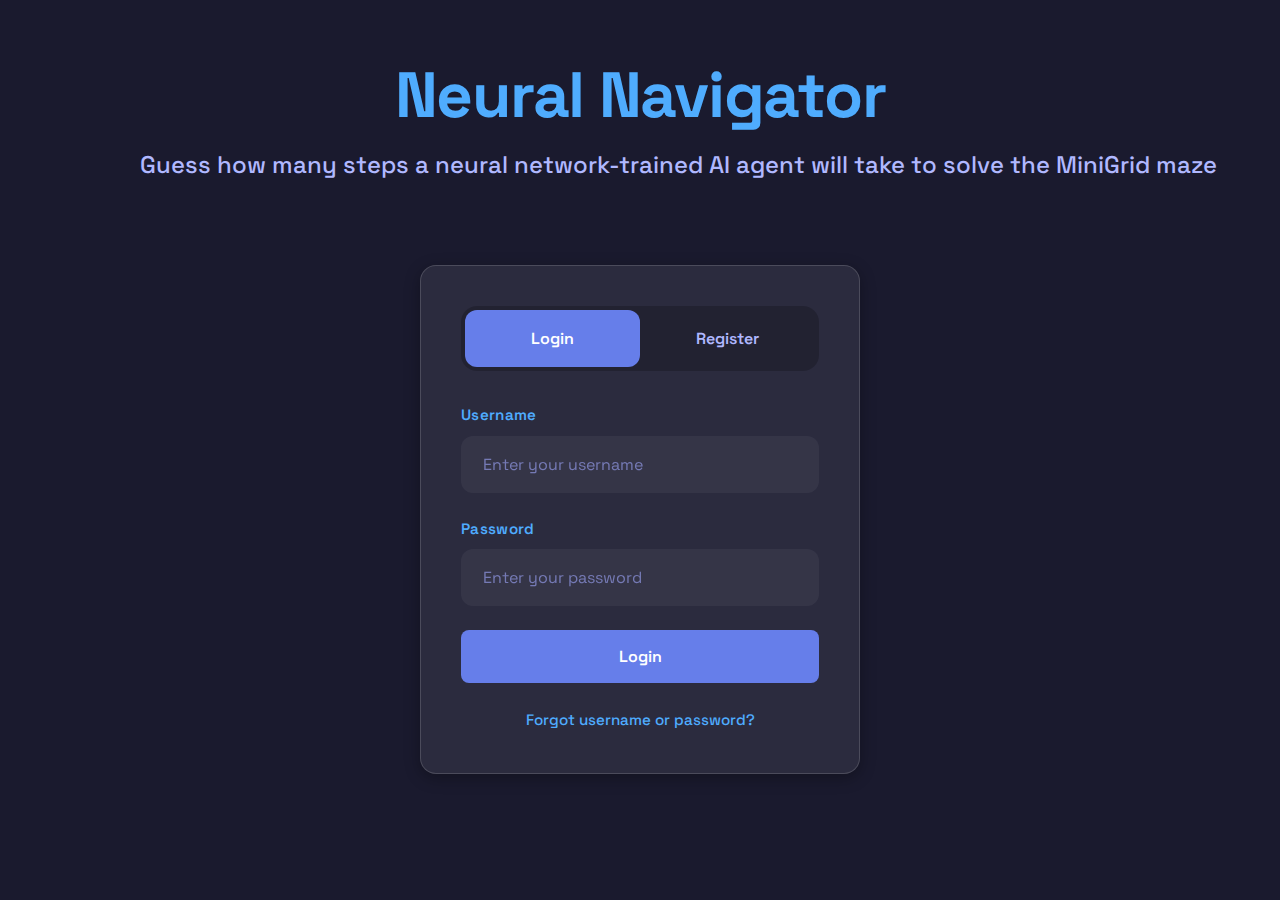
<file: frontend/index.html>
<!DOCTYPE html>
<html lang="en">
<head>
    <meta charset="UTF-8">
    <meta name="viewport" content="width=device-width, initial-scale=1.0">
    <title>Neural Navigator - AI Prediction Game</title>
    <style>
        @import url('https://fonts.googleapis.com/css2?family=Space+Grotesk:wght@300;400;500;600;700&family=JetBrains+Mono:wght@400;500;600&display=swap');
        
        :root {
            --primary-color: #667eea;
            --secondary-color: #f093fb;
            --accent-color: #4facfe;
            --dark-bg: #1a1a2e;
            --surface-bg: rgba(255, 255, 255, 0.08);
            --border-color: rgba(255, 255, 255, 0.15);
            --text-primary: #ffffff;
            --text-secondary: #b0b8ff;
            --text-accent: #4facfe;
            --success: #00ff7f;
            --warning: #ffd700;
            --error: #ff6b6b;
            --shadow: 0 4px 16px rgba(0, 0, 0, 0.3);
            --primary-gradient: linear-gradient(135deg, #667eea 0%, #764ba2 100%);
            --secondary-gradient: linear-gradient(135deg, #f093fb 0%, #f5576c 100%);
            --accent-gradient: linear-gradient(135deg, #4facfe 0%, #00f2fe 100%);
        }

        * {
            margin: 0;
            padding: 0;
            box-sizing: border-box;
        }

        html {
            scroll-behavior: smooth;
        }

        body {
            font-family: 'Space Grotesk', -apple-system, BlinkMacSystemFont, sans-serif;
            background: var(--dark-bg);
            min-height: 100vh;
            color: var(--text-primary);
            line-height: 1.6;
        }

        /* Simple container */
        .glass-container {
            background: var(--surface-bg);
            border: 1px solid var(--border-color);
            border-radius: 16px;
            box-shadow: var(--shadow);
        }

        .container {
            max-width: 1400px;
            margin: 0 auto;
            padding: 20px;
            position: relative;
            z-index: 1;
        }

        .header {
            text-align: center;
            margin-bottom: 40px;
            padding: 40px 0;
        }

        .header h1 {
            font-size: clamp(2.5rem, 6vw, 4rem);
            font-weight: 700;
            color: var(--accent-color);
            margin-bottom: 16px;
            letter-spacing: -0.02em;
            line-height: 1.1;
        }

        .header .subtitle {
            font-size: 1.5rem;
            color: var(--text-secondary);
            font-weight: 500;
            max-width: 1000px;
            margin: 0 auto;
            white-space: nowrap;
        }

        /* Enhanced Authentication Styles */
        .auth-container {
            max-width: 440px;
            margin: 0 auto;
            padding: 0;
        }

        .auth-card {
            background: var(--surface-bg);
            border: 1px solid var(--border-color);
            border-radius: 16px;
            padding: 40px;
            box-shadow: var(--shadow);
        }

        .auth-tabs {
            display: flex;
            margin-bottom: 32px;
            border-radius: 16px;
            background: rgba(0, 0, 0, 0.2);
            padding: 4px;
            position: relative;
        }

        .auth-tab {
            flex: 1;
            padding: 16px 24px;
            text-align: center;
            border-radius: 12px;
            cursor: pointer;
            transition: all 0.3s cubic-bezier(0.4, 0, 0.2, 1);
            font-weight: 600;
            color: var(--text-secondary);
            position: relative;
            z-index: 2;
        }

        .auth-tab.active {
            background: var(--primary-color);
            color: var(--text-primary);
        }

        .form-group {
            margin-bottom: 24px;
        }

        .form-group label {
            display: block;
            margin-bottom: 8px;
            color: var(--text-accent);
            font-weight: 600;
            font-size: 0.95rem;
            letter-spacing: 0.02em;
        }

        .form-group input {
            width: 100%;
            padding: 16px 20px;
            background: rgba(255, 255, 255, 0.05);
            border: 2px solid transparent;
            border-radius: 12px;
            color: var(--text-primary);
            font-family: inherit;
            font-size: 1rem;
            transition: all 0.3s cubic-bezier(0.4, 0, 0.2, 1);
            backdrop-filter: blur(10px);
        }

        .form-group input::placeholder {
            color: rgba(160, 168, 255, 0.6);
        }

        .form-group input:focus {
            outline: none;
            border-color: var(--text-accent);
            background: rgba(255, 255, 255, 0.08);
            box-shadow: 0 0 20px rgba(0, 245, 255, 0.3);
            transform: translateY(-1px);
        }

        .auth-btn {
            width: 100%;
            background: var(--primary-color);
            border: none;
            color: var(--text-primary);
            padding: 16px 24px;
            border-radius: 8px;
            font-family: inherit;
            font-size: 1rem;
            font-weight: 600;
            cursor: pointer;
            transition: opacity 0.2s;
        }

        .auth-btn:hover {
            opacity: 0.9;
        }

        .auth-btn:disabled {
            opacity: 0.6;
            cursor: not-allowed;
            transform: none;
        }

        .forgot-password {
            text-align: center;
            margin-top: 24px;
        }

        .forgot-password a {
            color: var(--text-accent);
            text-decoration: none;
            font-weight: 500;
            font-size: 0.95rem;
            transition: all 0.3s ease;
        }

        .forgot-password a:hover {
            color: var(--success);
            text-shadow: 0 0 10px rgba(0, 255, 127, 0.3);
        }

        .message {
            padding: 16px 20px;
            border-radius: 12px;
            margin-bottom: 20px;
            font-weight: 600;
            backdrop-filter: blur(10px);
            border: 1px solid transparent;
        }

        .error-message {
            background: rgba(255, 107, 107, 0.15);
            border-color: rgba(255, 107, 107, 0.3);
            color: var(--error);
        }

        .success-message {
            background: rgba(0, 255, 127, 0.15);
            border-color: rgba(0, 255, 127, 0.3);
            color: var(--success);
        }

        /* Enhanced Game Interface */
        .game-interface {
            display: none;
        }

        .user-info {
            background: var(--surface-glass);
            backdrop-filter: blur(20px);
            border: 1px solid var(--border-glass);
            border-radius: 20px;
            padding: 32px;
            margin-bottom: 32px;
            box-shadow: var(--shadow-glow);
            display: grid;
            grid-template-columns: 1fr auto;
            gap: 32px;
            align-items: center;
        }

        .user-welcome h2 {
            font-size: 1.8rem;
            font-weight: 700;
            margin-bottom: 8px;
            background: var(--accent-gradient);
            background-clip: text;
            -webkit-background-clip: text;
            -webkit-text-fill-color: transparent;
        }

        .user-stats {
            display: grid;
            grid-template-columns: repeat(auto-fit, minmax(120px, 1fr));
            gap: 24px;
        }

        .stat-item {
            text-align: center;
            padding: 16px;
            background: rgba(255, 255, 255, 0.03);
            border-radius: 12px;
            transition: all 0.3s ease;
        }

        .stat-item:hover {
            background: rgba(255, 255, 255, 0.08);
            transform: translateY(-2px);
        }

        .stat-value {
            font-size: 1.8rem;
            font-weight: 700;
            color: var(--text-accent);
            text-shadow: 0 0 15px rgba(0, 245, 255, 0.3);
            font-family: 'JetBrains Mono', monospace;
        }

        .stat-label {
            font-size: 0.85rem;
            color: var(--text-secondary);
            margin-top: 4px;
            font-weight: 500;
        }

        .user-controls {
            display: flex;
            gap: 16px;
            align-items: center;
        }

        .admin-btn, .logout-btn {
            background: var(--secondary-gradient);
            color: var(--text-primary);
            border: none;
            padding: 12px 20px;
            border-radius: 10px;
            font-family: inherit;
            font-weight: 600;
            cursor: pointer;
            transition: all 0.3s cubic-bezier(0.4, 0, 0.2, 1);
            text-decoration: none;
            display: inline-flex;
            align-items: center;
            gap: 8px;
        }

        .admin-btn:hover, .logout-btn:hover {
            transform: translateY(-2px);
            box-shadow: 0 10px 25px rgba(240, 147, 251, 0.4);
        }

        .game-section {
            background: var(--surface-glass);
            backdrop-filter: blur(20px);
            border: 1px solid var(--border-glass);
            border-radius: 24px;
            padding: 48px;
            margin-bottom: 32px;
            box-shadow: var(--shadow-glow);
        }

        .scoring-rules {
            background: rgba(0, 245, 255, 0.05);
            border: 1px solid rgba(0, 245, 255, 0.2);
            border-radius: 16px;
            padding: 32px;
            margin-bottom: 40px;
            backdrop-filter: blur(15px);
        }

        .scoring-rules h3 {
            color: var(--text-accent);
            margin-bottom: 20px;
            font-size: 1.4rem;
            font-weight: 700;
            text-shadow: 0 0 15px rgba(0, 245, 255, 0.3);
        }

        .scoring-grid {
            display: grid;
            grid-template-columns: repeat(auto-fit, minmax(250px, 1fr));
            gap: 16px;
        }

        .scoring-item {
            background: rgba(255, 255, 255, 0.03);
            padding: 16px 20px;
            border-radius: 12px;
            border-left: 4px solid var(--text-accent);
            transition: all 0.3s ease;
        }

        .scoring-item:hover {
            background: rgba(255, 255, 255, 0.08);
            transform: translateX(4px);
        }

        .prediction-section {
            display: grid;
            gap: 40px;
            margin-bottom: 40px;
        }

        .agent-selection, .prediction-input {
            text-align: center;
        }

        .section-title {
            color: var(--text-accent);
            margin-bottom: 24px;
            font-size: 1.5rem;
            font-weight: 700;
            text-shadow: 0 0 15px rgba(0, 245, 255, 0.3);
        }

        .agent-buttons {
            display: grid;
            grid-template-columns: repeat(auto-fit, minmax(200px, 1fr));
            gap: 20px;
            max-width: 600px;
            margin: 0 auto;
        }

        .agent-btn {
            background: rgba(255, 255, 255, 0.05);
            border: 2px solid rgba(255, 255, 255, 0.1);
            color: var(--text-primary);
            padding: 24px 32px;
            border-radius: 16px;
            font-family: inherit;
            font-size: 1.1rem;
            font-weight: 700;
            cursor: pointer;
            transition: all 0.3s cubic-bezier(0.4, 0, 0.2, 1);
            backdrop-filter: blur(10px);
            position: relative;
            overflow: hidden;
        }

        .agent-btn::before {
            content: '';
            position: absolute;
            top: 0;
            left: 0;
            width: 100%;
            height: 100%;
            background: var(--primary-gradient);
            opacity: 0;
            transition: opacity 0.3s ease;
        }

        .agent-btn:hover::before {
            opacity: 0.1;
        }

        .agent-btn:hover {
            transform: translateY(-4px);
            border-color: var(--text-accent);
            box-shadow: 0 15px 35px rgba(0, 0, 0, 0.3);
        }

        .agent-btn.selected {
            background: var(--primary-gradient);
            border-color: var(--text-accent);
            box-shadow: 0 0 30px rgba(102, 126, 234, 0.5);
            transform: translateY(-2px);
        }

        .prediction-number {
            background: rgba(255, 255, 255, 0.05);
            border: 2px solid rgba(0, 245, 255, 0.3);
            color: var(--text-accent);
            padding: 20px 32px;
            border-radius: 16px;
            font-family: 'JetBrains Mono', monospace;
            font-size: 1.5rem;
            font-weight: 700;
            text-align: center;
            width: 240px;
            margin: 0 auto 24px;
            backdrop-filter: blur(10px);
            transition: all 0.3s cubic-bezier(0.4, 0, 0.2, 1);
        }

        .prediction-number:focus {
            outline: none;
            border-color: var(--success);
            background: rgba(255, 255, 255, 0.08);
            box-shadow: 0 0 30px rgba(0, 255, 127, 0.3);
            transform: scale(1.02);
        }

        .risk-indicator {
            margin-top: 16px;
            padding: 12px 20px;
            border-radius: 12px;
            font-weight: 600;
            font-size: 0.95rem;
            transition: all 0.3s ease;
            backdrop-filter: blur(10px);
        }

        .risk-safe {
            background: rgba(255, 193, 7, 0.15);
            border: 1px solid rgba(255, 193, 7, 0.3);
            color: var(--warning);
        }

        .risk-medium {
            background: rgba(255, 152, 0, 0.15);
            border: 1px solid rgba(255, 152, 0, 0.3);
            color: #ff9800;
        }

        .risk-high {
            background: rgba(0, 255, 127, 0.15);
            border: 1px solid rgba(0, 255, 127, 0.3);
            color: var(--success);
            box-shadow: 0 0 20px rgba(0, 255, 127, 0.2);
        }

        .risk-impossible {
            background: rgba(255, 107, 107, 0.15);
            border: 1px solid rgba(255, 107, 107, 0.3);
            color: var(--error);
        }

        .run-btn {
            background: var(--accent-gradient);
            border: none;
            color: var(--text-primary);
            padding: 20px 48px;
            border-radius: 16px;
            font-family: inherit;
            font-size: 1.3rem;
            font-weight: 700;
            cursor: pointer;
            transition: all 0.3s cubic-bezier(0.4, 0, 0.2, 1);
            box-shadow: 0 15px 35px rgba(79, 172, 254, 0.3);
            text-transform: uppercase;
            letter-spacing: 1px;
            margin: 32px auto;
            display: block;
            position: relative;
            overflow: hidden;
        }

        .run-btn::before {
            content: '';
            position: absolute;
            top: 0;
            left: -100%;
            width: 100%;
            height: 100%;
            background: linear-gradient(90deg, transparent, rgba(255, 255, 255, 0.2), transparent);
            transition: left 0.6s;
        }

        .run-btn:hover::before {
            left: 100%;
        }

        .run-btn:hover {
            transform: translateY(-3px) scale(1.02);
            box-shadow: 0 25px 50px rgba(79, 172, 254, 0.4);
        }

        .run-btn:disabled {
            opacity: 0.6;
            cursor: not-allowed;
            transform: none;
        }

        /* Enhanced Loading */
        .loading {
            text-align: center;
            padding: 60px;
            display: none;
        }

        .spinner {
            width: 80px;
            height: 80px;
            border: 4px solid rgba(255, 255, 255, 0.1);
            border-top: 4px solid var(--text-accent);
            border-radius: 50%;
            animation: spin 1s linear infinite;
            margin: 0 auto 32px;
            position: relative;
        }

        .spinner::after {
            content: '';
            position: absolute;
            top: 6px;
            left: 6px;
            right: 6px;
            bottom: 6px;
            border: 2px solid transparent;
            border-top: 2px solid var(--success);
            border-radius: 50%;
            animation: spin 1.5s linear infinite reverse;
        }

        @keyframes spin {
            0% { transform: rotate(0deg); }
            100% { transform: rotate(360deg); }
        }

        .loading p {
            color: var(--text-secondary);
            font-size: 1.2rem;
            font-weight: 500;
            animation: pulse 2s ease-in-out infinite;
        }

        @keyframes pulse {
            0%, 100% { opacity: 0.7; }
            50% { opacity: 1; }
        }

        /* Enhanced Results */
        .results-section {
            display: none;
            text-align: center;
        }

        .score-display {
            background: rgba(0, 255, 127, 0.1);
            border: 2px solid rgba(0, 255, 127, 0.3);
            border-radius: 20px;
            padding: 32px;
            margin: 32px 0;
            backdrop-filter: blur(15px);
            box-shadow: 0 0 40px rgba(0, 255, 127, 0.2);
        }

        .score-display h2 {
            color: var(--success);
            margin-bottom: 16px;
            font-size: 2rem;
            font-weight: 700;
            text-shadow: 0 0 20px rgba(0, 255, 127, 0.3);
        }

        .result-stats {
            display: grid;
            grid-template-columns: repeat(auto-fit, minmax(200px, 1fr));
            gap: 20px;
            margin: 40px 0;
        }

        .stat-card {
            background: rgba(255, 255, 255, 0.05);
            border: 1px solid rgba(255, 255, 255, 0.1);
            border-radius: 16px;
            padding: 24px;
            text-align: center;
            backdrop-filter: blur(10px);
            transition: all 0.3s ease;
        }

        .stat-card:hover {
            background: rgba(255, 255, 255, 0.08);
            transform: translateY(-4px);
        }

        .stat-card h3 {
            color: var(--text-secondary);
            margin-bottom: 12px;
            font-size: 1rem;
            font-weight: 600;
        }

        .stat-card .value {
            font-size: 1.8rem;
            font-weight: 700;
            color: var(--text-accent);
            text-shadow: 0 0 15px rgba(0, 245, 255, 0.3);
            font-family: 'JetBrains Mono', monospace;
        }

        .video-container {
            margin: 40px 0;
            background: rgba(255, 255, 255, 0.03);
            border: 1px solid rgba(255, 255, 255, 0.1);
            border-radius: 20px;
            padding: 32px;
            backdrop-filter: blur(15px);
        }

        .video-container h3 {
            color: var(--text-accent);
            margin-bottom: 24px;
            font-size: 1.4rem;
            font-weight: 700;
            text-shadow: 0 0 15px rgba(0, 245, 255, 0.3);
        }

        .video-container img {
            max-width: 60%;
            display: block;
            margin: 0 auto;
            border-radius: 16px;
            box-shadow: 0 15px 35px rgba(0, 0, 0, 0.3);
            transition: all 0.3s ease;
        }

        .video-container img:hover {
            transform: scale(1.05);
            box-shadow: 0 20px 50px rgba(0, 0, 0, 0.5);
        }

        .steps-toggle {
            background: rgba(255, 255, 255, 0.05);
            border: 2px solid rgba(255, 255, 255, 0.1);
            color: var(--text-primary);
            padding: 16px 24px;
            border-radius: 12px;
            font-family: inherit;
            font-size: 1rem;
            font-weight: 600;
            cursor: pointer;
            transition: all 0.3s ease;
            width: 100%;
            margin-top: 24px;
        }

        .steps-toggle:hover {
            background: rgba(255, 255, 255, 0.08);
            border-color: var(--text-accent);
            transform: translateY(-2px);
        }

        .steps-content {
            margin-top: 20px;
            background: rgba(0, 0, 0, 0.2);
            border: 1px solid rgba(255, 255, 255, 0.1);
            border-radius: 16px;
            padding: 24px;
            backdrop-filter: blur(15px);
            animation: slideDown 0.3s ease-out;
        }

        @keyframes slideDown {
            from {
                opacity: 0;
                transform: translateY(-10px);
            }
            to {
                opacity: 1;
                transform: translateY(0);
            }
        }

        .steps-list {
            max-height: 400px;
            overflow-y: auto;
            padding-right: 8px;
        }

        .step-item {
            background: rgba(255, 255, 255, 0.03);
            border: 1px solid rgba(255, 255, 255, 0.05);
            border-radius: 12px;
            padding: 16px 20px;
            margin-bottom: 12px;
            display: grid;
            grid-template-columns: auto 1fr auto auto;
            gap: 16px;
            align-items: center;
            transition: all 0.3s ease;
        }

        .step-item:hover {
            background: rgba(255, 255, 255, 0.08);
            border-color: rgba(255, 255, 255, 0.15);
            transform: translateX(4px);
        }

        .step-number {
            background: var(--primary-gradient);
            color: var(--text-primary);
            padding: 6px 12px;
            border-radius: 8px;
            font-weight: 700;
            font-size: 0.9rem;
            min-width: 40px;
            text-align: center;
            font-family: 'JetBrains Mono', monospace;
        }

        .step-action {
            color: var(--text-accent);
            font-weight: 600;
            font-family: 'JetBrains Mono', monospace;
        }

        .step-result {
            color: var(--text-secondary);
            font-size: 0.95rem;
        }

        .step-reward {
            color: var(--success);
            font-weight: 700;
            font-size: 0.9rem;
            font-family: 'JetBrains Mono', monospace;
        }

        .step-reward.negative {
            color: var(--error);
        }

        .play-again-btn {
            background: var(--secondary-gradient);
            color: var(--text-primary);
            border: 3px solid rgba(240, 147, 251, 0.5);
            padding: 20px 48px;
            border-radius: 16px;
            font-family: inherit;
            font-size: 1.2rem;
            font-weight: 800;
            cursor: pointer;
            margin-top: 32px;
            transition: all 0.3s cubic-bezier(0.4, 0, 0.2, 1);
            text-transform: uppercase;
            letter-spacing: 2px;
            box-shadow: 0 8px 25px rgba(240, 147, 251, 0.3),
                        inset 0 1px 0 rgba(255, 255, 255, 0.2);
            position: relative;
            overflow: hidden;
        }

        .play-again-btn::before {
            content: '';
            position: absolute;
            top: 0;
            left: -100%;
            width: 100%;
            height: 100%;
            background: linear-gradient(90deg, transparent, rgba(255, 255, 255, 0.3), transparent);
            transition: left 0.6s;
        }

        .play-again-btn:hover::before {
            left: 100%;
        }

        .play-again-btn:hover {
            transform: translateY(-4px) scale(1.03);
            box-shadow: 0 20px 45px rgba(240, 147, 251, 0.5),
                        inset 0 1px 0 rgba(255, 255, 255, 0.3);
            border-color: rgba(240, 147, 251, 0.8);
        }

        /* Forgot Password Modal */
        .modal-overlay {
            position: fixed;
            top: 0;
            left: 0;
            width: 100%;
            height: 100%;
            background: rgba(0, 0, 0, 0.8);
            backdrop-filter: blur(10px);
            display: flex;
            align-items: center;
            justify-content: center;
            z-index: 1000;
            opacity: 0;
            visibility: hidden;
            transition: all 0.3s ease;
        }

        .modal-overlay.active {
            opacity: 1;
            visibility: visible;
        }

        .modal-content {
            background: var(--surface-glass);
            backdrop-filter: blur(20px);
            border: 1px solid var(--border-glass);
            border-radius: 20px;
            padding: 40px;
            max-width: 400px;
            width: 90%;
            transform: scale(0.9);
            transition: transform 0.3s ease;
            position: relative;
        }

        .modal-overlay.active .modal-content {
            transform: scale(1);
        }

        .modal-header {
            text-align: center;
            margin-bottom: 24px;
        }

        .modal-header h2 {
            color: var(--text-accent);
            font-size: 1.5rem;
            font-weight: 700;
            margin-bottom: 8px;
        }

        .modal-close {
            position: absolute;
            top: 16px;
            right: 16px;
            background: none;
            border: none;
            color: var(--text-secondary);
            font-size: 1.5rem;
            cursor: pointer;
            padding: 8px;
            border-radius: 50%;
            transition: all 0.3s ease;
        }

        .modal-close:hover {
            background: rgba(255, 255, 255, 0.1);
            color: var(--text-primary);
        }

        /* Responsive Design */
        @media (max-width: 768px) {
            .container {
                padding: 16px;
            }

            .header h1 {
                font-size: 2.5rem;
            }

            .header .subtitle {
                font-size: 1.1rem;
                white-space: normal;
            }

            .auth-card, .game-section {
                padding: 32px 24px;
            }

            .user-info {
                grid-template-columns: 1fr;
                text-align: center;
                gap: 24px;
            }

            .user-stats {
                grid-template-columns: repeat(2, 1fr);
            }

            .agent-buttons {
                grid-template-columns: 1fr;
            }

            .result-stats {
                grid-template-columns: 1fr;
            }

            .prediction-number {
                width: 200px;
            }

            .step-item {
                grid-template-columns: 1fr;
                gap: 8px;
                text-align: center;
            }

            .scoring-grid {
                grid-template-columns: 1fr;
            }

            .video-container img {
                max-width: 90%;
            }
        }

        /* Custom scrollbar */
        .steps-list::-webkit-scrollbar {
            width: 6px;
        }

        .steps-list::-webkit-scrollbar-track {
            background: rgba(255, 255, 255, 0.05);
            border-radius: 3px;
        }

        .steps-list::-webkit-scrollbar-thumb {
            background: var(--primary-gradient);
            border-radius: 3px;
        }

        .steps-list::-webkit-scrollbar-thumb:hover {
            background: var(--accent-gradient);
        }
    </style>
</head>
<body>
    <div class="container">
        <div class="header">
            <h1>Neural Navigator</h1>
            <p class="subtitle">Guess how many steps a neural network-trained AI agent will take to solve the MiniGrid maze</p>
        </div>

        <!-- Authentication Section -->
        <div id="authSection" class="auth-container">
            <div class="auth-card glass-container">
                <div class="auth-tabs">
                    <div class="auth-tab active" onclick="switchTab('login')">Login</div>
                    <div class="auth-tab" onclick="switchTab('register')">Register</div>
                </div>

                <div id="errorMessage" class="error-message" style="display: none;"></div>
                <div id="successMessage" class="success-message" style="display: none;"></div>

                <!-- Login Form -->
                <form id="loginForm" style="display: block;">
                    <div class="form-group">
                        <label for="loginUsername">Username</label>
                        <input type="text" id="loginUsername" placeholder="Enter your username" required>
                    </div>
                    <div class="form-group">
                        <label for="loginPassword">Password</label>
                        <input type="password" id="loginPassword" placeholder="Enter your password" required>
                    </div>
                    <button type="submit" class="auth-btn">Login</button>
                    <div class="forgot-password">
                        <a href="#" onclick="showForgotPasswordModal()">Forgot username or password?</a>
                    </div>
                </form>

                <!-- Register Form -->
                <form id="registerForm" style="display: none;">
                    <div class="form-group">
                        <label for="registerUsername">Username</label>
                        <input type="text" id="registerUsername" placeholder="Choose a username" required minlength="3">
                    </div>
                    <div class="form-group">
                        <label for="registerEmail">Email</label>
                        <input type="email" id="registerEmail" placeholder="Enter your email" required>
                    </div>
                    <div class="form-group">
                        <label for="registerPassword">Password</label>
                        <input type="password" id="registerPassword" placeholder="Create a password" required minlength="6">
                    </div>
                    <button type="submit" class="auth-btn">Register</button>
                </form>
            </div>
        </div>

        <!-- Forgot Password Modal -->
        <div id="forgotPasswordModal" class="modal-overlay">
            <div class="modal-content">
                <button class="modal-close" onclick="hideForgotPasswordModal()">&times;</button>
                <div class="modal-header">
                    <h2>Reset Password</h2>
                    <p>Enter your username or email to receive a reset link</p>
                </div>
                <form id="forgotPasswordForm">
                    <div class="form-group">
                        <label for="forgotIdentifier">Username or Email</label>
                        <input type="text" id="forgotIdentifier" placeholder="Enter username or email" required>
                    </div>
                    <button type="submit" class="auth-btn">Send Reset Link</button>
                </form>
            </div>
        </div>

        <!-- Game Interface (hidden until logged in) -->
        <div id="gameInterface" class="game-interface">
            <div class="user-info glass-container">
                <div class="user-welcome">
                    <h2>Welcome, <span id="username">Agent</span>!</h2>
                    <div class="user-stats">
                        <div class="stat-item">
                            <div class="stat-value" id="totalScore">0</div>
                            <div class="stat-label">Total Score</div>
                        </div>
                        <div class="stat-item">
                            <div class="stat-value" id="gamesPlayed">0</div>
                            <div class="stat-label">Games Played</div>
                        </div>
                        <div class="stat-item">
                            <div class="stat-value" id="bestScore">0</div>
                            <div class="stat-label">Best Score</div>
                        </div>
                    </div>
                </div>
                <div class="user-controls">
                    <a href="/admin" id="adminBtn" class="admin-btn" style="display: none;">
                        Admin Panel
                    </a>
                    <button class="logout-btn" onclick="logout()">Logout</button>
                </div>
            </div>

            <div class="game-section glass-container">
                <form id="predictionForm" class="prediction-section">
                    <div class="agent-selection">
                        <h3 class="section-title">Select AI Agent</h3>
                        <div class="agent-buttons">
                            <button type="button" class="agent-btn" data-agent="ddqn">
                                DDQN Agent
                                <br><small>Double Deep Q-Network</small>
                            </button>
                            <button type="button" class="agent-btn" data-agent="d3qn">
                                D3QN Agent
                                <br><small>Dueling Double DQN</small>
                            </button>
                        </div>
                    </div>

                    <div class="prediction-input">
                        <h3 class="section-title">Make Your Prediction</h3>
                        <p class="prediction-hint">How many steps will the agent take? (1-120)</p>
                        <input type="number" id="predictionInput" class="prediction-number"
                               min="1" max="120" placeholder="Steps" required
                               oninput="updateRiskDisplay()">
                        <div id="riskIndicator" class="risk-indicator" style="display: none;">
                            <span id="riskText"></span>
                        </div>
                    </div>

                    <button type="submit" class="run-btn">
                        Run Prediction
                    </button>
                </form>

                <div id="loading" class="loading">
                    <div class="spinner"></div>
                    <p>AI agent running...</p>
                </div>

                <div id="results" class="results-section">
                    <div class="score-display">
                        <h2>Score: <span id="roundScore">0</span> Points</h2>
                        <p id="scoreExplanation"></p>
                    </div>

                    <div class="result-stats">
                        <div class="stat-card">
                            <h3>Your Prediction</h3>
                            <div class="value" id="userPrediction">-</div>
                        </div>
                        <div class="stat-card">
                            <h3>Actual Result</h3>
                            <div class="value" id="actualResult">-</div>
                        </div>
                    </div>

                    <button class="play-again-btn" onclick="resetGame()">Play Again</button>

                    <div class="video-container">
                        <h3>Agent Replay</h3>
                        <div id="videoError" style="display: none;"></div>
                    </div>
                </div>
            </div>
        </div>
    </div>

    <script>
        let currentUser = null;
        let selectedAgent = null;
        let currentStepsLog = [];

        // Check if user is already logged in on page load
        window.addEventListener('load', function() {
            checkAuthStatus();
        });

        // Authentication functions
        function switchTab(tab) {
            document.querySelectorAll('.auth-tab').forEach(t => t.classList.remove('active'));
            document.querySelector(`.auth-tab:nth-child(${tab === 'login' ? 1 : 2})`).classList.add('active');
            
            document.getElementById('loginForm').style.display = tab === 'login' ? 'block' : 'none';
            document.getElementById('registerForm').style.display = tab === 'register' ? 'block' : 'none';
            
            clearMessages();
        }

        function showError(message) {
            const errorDiv = document.getElementById('errorMessage');
            errorDiv.textContent = message;
            errorDiv.style.display = 'block';
            document.getElementById('successMessage').style.display = 'none';
        }

        function showSuccess(message) {
            const successDiv = document.getElementById('successMessage');
            successDiv.textContent = message;
            successDiv.style.display = 'block';
            document.getElementById('errorMessage').style.display = 'none';
        }

        function clearMessages() {
            document.getElementById('errorMessage').style.display = 'none';
            document.getElementById('successMessage').style.display = 'none';
        }

        // Forgot Password Modal Functions
        function showForgotPasswordModal() {
            document.getElementById('forgotPasswordModal').classList.add('active');
        }

        function hideForgotPasswordModal() {
            document.getElementById('forgotPasswordModal').classList.remove('active');
            document.getElementById('forgotPasswordForm').reset();
        }

        // Close modal when clicking outside
        document.getElementById('forgotPasswordModal').addEventListener('click', function(e) {
            if (e.target === this) {
                hideForgotPasswordModal();
            }
        });

        async function checkAuthStatus() {
            try {
                const response = await fetch('http://localhost:5000/api/me', {
                    credentials: 'include'
                });
                
                if (response.ok) {
                    const data = await response.json();
                    currentUser = data.user;
                    showGameInterface();
                }
            } catch (error) {
                console.log('Not logged in');
            }
        }

        function showGameInterface() {
            document.getElementById('authSection').style.display = 'none';
            document.getElementById('gameInterface').style.display = 'block';
            
            // Update user info
            document.getElementById('username').textContent = currentUser.username;
            document.getElementById('totalScore').textContent = currentUser.total_score;
            document.getElementById('gamesPlayed').textContent = currentUser.games_played;
            document.getElementById('bestScore').textContent = currentUser.best_score;
            
            // Show admin button if user is admin
            if (currentUser.is_admin) {
                document.getElementById('adminBtn').style.display = 'inline-flex';
            }
        }

        function showAuthInterface() {
            document.getElementById('authSection').style.display = 'block';
            document.getElementById('gameInterface').style.display = 'none';
            document.getElementById('adminBtn').style.display = 'none';
            currentUser = null;
        }

        // Forgot Password form handler
        document.getElementById('forgotPasswordForm').addEventListener('submit', async function(e) {
            e.preventDefault();
            
            const identifier = document.getElementById('forgotIdentifier').value;
            
            try {
                const response = await fetch('http://localhost:5000/api/forgot-password', {
                    method: 'POST',
                    headers: {
                        'Content-Type': 'application/json',
                    },
                    body: JSON.stringify({ identifier })
                });
                
                const data = await response.json();
                
                if (data.success) {
                    showSuccess(data.message);
                    hideForgotPasswordModal();
                } else {
                    showError(data.error || 'Password reset failed');
                }
                
            } catch (error) {
                showError('Connection error. Please try again.');
            }
        });

        // Login form handler
        document.getElementById('loginForm').addEventListener('submit', async function(e) {
            e.preventDefault();
            
            const username = document.getElementById('loginUsername').value;
            const password = document.getElementById('loginPassword').value;
            
            try {
                const response = await fetch('http://localhost:5000/api/login', {
                    method: 'POST',
                    headers: {
                        'Content-Type': 'application/json',
                    },
                    credentials: 'include',
                    body: JSON.stringify({ username, password })
                });
                
                const data = await response.json();
                
                if (data.success) {
                    currentUser = data.user;
                    showSuccess('Welcome back!');
                    setTimeout(() => showGameInterface(), 1000);
                } else {
                    showError(data.error || 'Login failed');
                }
                
            } catch (error) {
                showError('Connection error. Please try again.');
            }
        });

        // Register form handler
        document.getElementById('registerForm').addEventListener('submit', async function(e) {
            e.preventDefault();
            
            const username = document.getElementById('registerUsername').value;
            const email = document.getElementById('registerEmail').value;
            const password = document.getElementById('registerPassword').value;
            
            try {
                const response = await fetch('http://localhost:5000/api/register', {
                    method: 'POST',
                    headers: {
                        'Content-Type': 'application/json',
                    },
                    credentials: 'include',
                    body: JSON.stringify({ username, email, password })
                });
                
                const data = await response.json();
                
                if (data.success) {
                    currentUser = data.user;
                    showSuccess('Registration successful!');
                    setTimeout(() => showGameInterface(), 1000);
                } else {
                    showError(data.error || 'Registration failed');
                }
                
            } catch (error) {
                showError('Connection error. Please try again.');
            }
        });

        async function logout() {
            try {
                await fetch('http://localhost:5000/api/logout', {
                    method: 'POST',
                    credentials: 'include'
                });
                
                showAuthInterface();
                switchTab('login');
                
                // Clear forms
                document.getElementById('loginForm').reset();
                document.getElementById('registerForm').reset();
                
            } catch (error) {
                console.error('Logout error:', error);
            }
        }

        // Update risk display when user types - SIMPLIFIED
        function updateRiskDisplay() {
            // Risk indicator removed for simplicity
            const riskIndicator = document.getElementById('riskIndicator');
            riskIndicator.style.display = 'none';
        }

        // Agent selection
        document.querySelectorAll('.agent-btn').forEach(btn => {
            btn.addEventListener('click', function() {
                document.querySelectorAll('.agent-btn').forEach(b => b.classList.remove('selected'));
                this.classList.add('selected');
                selectedAgent = this.dataset.agent;
            });
        });

        // Steps log removed for simplicity

        // Get score explanation - SIMPLIFIED
        function getScoreExplanation(prediction, actualSteps, succeeded, actualScore) {
            const predictionNum = parseInt(prediction);

            // Special case: predicted 120 and agent failed at 120
            if (!succeeded && predictionNum === 120 && actualSteps === 120) {
                return "Agent failed at 120 steps. Close prediction!";
            }

            const difference = Math.abs(predictionNum - actualSteps);

            if (difference === 0) return "Perfect prediction! Exactly right!";
            else if (difference <= 10) return `Close! Only ${difference} steps off.`;
            else if (difference <= 20) return `Not bad! ${difference} steps off.`;
            else return `Try again! You were ${difference} steps off.`;
        }

        // Run validation (connects to backend)
        async function runValidation(agentType, prediction) {
            const response = await fetch('http://localhost:5000/api/run-validation', {
                method: 'POST',
                headers: {
                    'Content-Type': 'application/json',
                },
                credentials: 'include',
                body: JSON.stringify({
                    agent_type: agentType,
                    prediction: prediction
                })
            });
            
            if (!response.ok) {
                if (response.status === 401) {
                    throw new Error('Please log in to play');
                }
                throw new Error('Validation failed');
            }
            
            return await response.json();
        }

        // Handle form submission
        document.getElementById('predictionForm').addEventListener('submit', async function(e) {
            e.preventDefault();
            
            const prediction = document.getElementById('predictionInput').value;

            if (!selectedAgent) {
                alert('Please select an AI agent first!');
                return;
            }

            if (!prediction || prediction < 1 || prediction > 120) {
                alert('Please enter a valid prediction (1-120)!');
                return;
            }
            
            // Show loading
            document.getElementById('loading').style.display = 'block';
            document.getElementById('results').style.display = 'none';
            document.querySelector('.run-btn').disabled = true;
            
            try {
                const result = await runValidation(selectedAgent, prediction);
                
                // Use score from backend
                const score = result.score;

                // Update user stats in real-time - SIMPLIFIED
                if (result.user_stats) {
                    document.getElementById('totalScore').textContent = result.user_stats.total_score;
                    document.getElementById('gamesPlayed').textContent = result.user_stats.games_played;
                    document.getElementById('bestScore').textContent = result.user_stats.best_score;
                }
                
                // Update display
                document.getElementById('roundScore').textContent = score;
                document.getElementById('scoreExplanation').textContent = 
                    getScoreExplanation(prediction, result.steps, result.succeeded, score);
                
                const predictionNum = parseInt(prediction);
                document.getElementById('userPrediction').textContent = `${prediction} steps`;
                document.getElementById('actualResult').textContent = `${result.steps} steps`;

                // Handle GIF display - SIMPLIFIED
                const videoError = document.getElementById('videoError');

                if (result.gif_url) {
                    videoError.innerHTML = `<img src="${result.gif_url}" style="max-width: 100%; border-radius: 12px;" alt="AI Agent Replay">`;
                    videoError.style.display = 'block';
                    videoError.style.color = 'inherit';
                } else {
                    videoError.style.display = 'block';
                    videoError.style.color = 'var(--error)';
                    videoError.textContent = 'Replay not available';
                }
                
                // Show results
                document.getElementById('loading').style.display = 'none';
                document.getElementById('results').style.display = 'block';
                
            } catch (error) {
                console.error('Error running validation:', error);
                if (error.message.includes('log in')) {
                    alert('Session expired! Please log in again.');
                    showAuthInterface();
                } else {
                    alert('Error! Make sure the backend server is running.');
                }
                document.getElementById('loading').style.display = 'none';
                document.querySelector('.run-btn').disabled = false;
            }
        });

        // Reset game for another round
        function resetGame() {
            document.getElementById('predictionForm').reset();
            document.getElementById('results').style.display = 'none';
            document.querySelector('.run-btn').disabled = false;
            document.getElementById('riskIndicator').style.display = 'none';
            // Keep agent selection
            document.getElementById('predictionInput').focus();
        }
    </script>
</body>
</html>
</file>
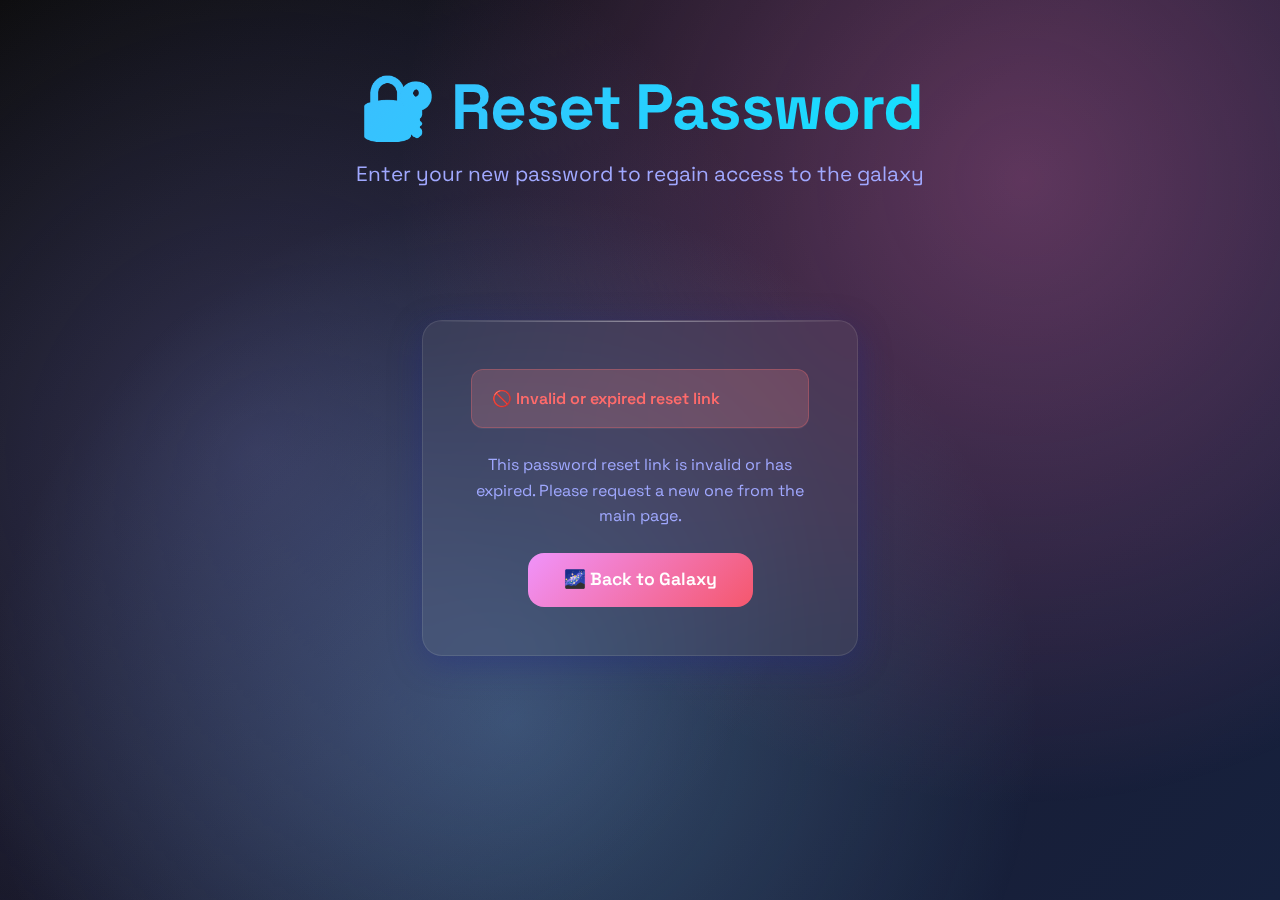
<file: frontend/reset-password.html>
<!DOCTYPE html>
<html lang="en">
<head>
    <meta charset="UTF-8">
    <meta name="viewport" content="width=device-width, initial-scale=1.0">
    <title>Reset Password - AI Agent Galaxy</title>
    
    <!-- CSS Files -->
    <link rel="stylesheet" href="assets/css/base.css">
    <link rel="stylesheet" href="assets/css/components.css">
    <link rel="stylesheet" href="assets/css/layout.css">
    <link rel="stylesheet" href="assets/css/auth.css">
    <link rel="stylesheet" href="assets/css/responsive.css">
    
    <!-- Favicon -->
    <link rel="icon" href="data:image/svg+xml,<svg xmlns='http://www.w3.org/2000/svg' viewBox='0 0 100 100'><text y='.9em' font-size='90'>🌌</text></svg>">
</head>
<body>
    <div class="container">
        <div class="header">
            <h1>🔐 Reset Password</h1>
            <p class="subtitle">Enter your new password to regain access to the galaxy</p>
        </div>

        <div class="reset-password-container">
            <div class="reset-password-card glass-container">
                <div id="messageContainer"></div>
                
                <!-- Valid Token Form -->
                <div id="resetForm" style="display: none;">
                    <form id="newPasswordForm">
                        <div class="form-group">
                            <label for="newPassword">New Password</label>
                            <input type="password" id="newPassword" class="form-input" 
                                   placeholder="Enter new password" required minlength="6" autocomplete="new-password">
                            <div id="passwordStrength" class="password-strength">
                                <div id="passwordStrengthBar" class="password-strength-bar"></div>
                            </div>
                            <div id="passwordStrengthText" class="password-strength-text"></div>
                        </div>
                        
                        <div class="form-group">
                            <label for="confirmPassword">Confirm Password</label>
                            <input type="password" id="confirmPassword" class="form-input" 
                                   placeholder="Confirm new password" required autocomplete="new-password">
                            <div id="confirmError" class="field-error" style="display: none;"></div>
                        </div>
                        
                        <button type="submit" class="btn btn-accent btn-large">
                            🚀 Update Password
                        </button>
                    </form>
                </div>

                <!-- Invalid/Expired Token -->
                <div id="invalidToken" style="display: none;">
                    <div class="message message-error">
                        <span>🚫 Invalid or expired reset link</span>
                    </div>
                    <p style="color: var(--text-secondary); margin: var(--spacing-lg) 0;">
                        This password reset link is invalid or has expired. Please request a new one from the main page.
                    </p>
                    <a href="/" class="btn btn-secondary btn-large">
                        🌌 Back to Galaxy
                    </a>
                </div>

                <!-- Success State -->
                <div id="successState" style="display: none;">
                    <div class="message message-success">
                        <span>✅ Password updated successfully!</span>
                    </div>
                    <p style="color: var(--text-secondary); margin: var(--spacing-lg) 0;">
                        Your password has been updated. You can now log in with your new password.
                    </p>
                    <a href="/" class="btn btn-accent btn-large">
                        🚀 Go to Login
                    </a>
                </div>

                <!-- Loading State -->
                <div id="loadingState" style="display: none;">
                    <div class="loading-spinner-container">
                        <div class="cosmic-spinner">
                            <div class="spinner-ring"></div>
                            <div class="spinner-ring"></div>
                            <div class="spinner-ring"></div>
                            <div class="spinner-core"></div>
                        </div>
                        <div class="loading-text">
                            <span class="loading-message">Validating reset token...</span>
                        </div>
                    </div>
                </div>
            </div>
        </div>
    </div>

    <!-- JavaScript Files -->
    <script src="assets/js/config.js"></script>
    <script src="assets/js/utils.js"></script>
    <script src="assets/js/api.js"></script>
    <script src="assets/js/ui.js"></script>
    
    <script>
        // Password Reset Page Implementation
        class PasswordResetPage {
            constructor() {
                this.resetToken = null;
                this.isInitialized = false;
            }

            async init() {
                if (this.isInitialized) return;
                
                console.log('🔐 Initializing password reset page...');
                
                // Show loading initially
                this.showLoading();
                
                // Get token from URL
                this.resetToken = this.getUrlParameter('token');
                
                if (!this.resetToken) {
                    this.showInvalidToken();
                    return;
                }
                
                // Validate token with server
                await this.validateResetToken();
                
                // Bind events
                this.bindEvents();
                
                this.isInitialized = true;
            }

            getUrlParameter(name) {
                const urlParams = new URLSearchParams(window.location.search);
                return urlParams.get(name);
            }

            async validateResetToken() {
                try {
                    // Wait for API to be available
                    let attempts = 0;
                    while (!window.API && attempts < 50) {
                        await this.wait(100);
                        attempts++;
                    }
                    
                    if (!window.API) {
                        throw new Error('API not available');
                    }
                    
                    const response = await API.validateResetToken(this.resetToken);
                    
                    if (response.success) {
                        this.showResetForm();
                    } else {
                        this.showInvalidToken();
                    }
                } catch (error) {
                    console.error('Token validation failed:', error);
                    this.showInvalidToken();
                }
            }

            wait(ms) {
                return new Promise(resolve => setTimeout(resolve, ms));
            }

            bindEvents() {
                // Password strength checker
                const newPasswordInput = document.getElementById('newPassword');
                if (newPasswordInput) {
                    newPasswordInput.addEventListener('input', () => this.checkPasswordStrength());
                }

                // Confirm password validation
                const confirmPasswordInput = document.getElementById('confirmPassword');
                if (confirmPasswordInput) {
                    confirmPasswordInput.addEventListener('input', () => this.validatePasswordConfirm());
                }

                // Form submission
                const form = document.getElementById('newPasswordForm');
                if (form) {
                    form.addEventListener('submit', (e) => this.handleSubmit(e));
                }
            }

            showLoading() {
                this.hideAllStates();
                const loadingState = document.getElementById('loadingState');
                if (loadingState) loadingState.style.display = 'block';
            }

            showResetForm() {
                this.hideAllStates();
                const resetForm = document.getElementById('resetForm');
                if (resetForm) {
                    resetForm.style.display = 'block';
                    // Focus on password field
                    setTimeout(() => {
                        const passwordField = document.getElementById('newPassword');
                        if (passwordField) passwordField.focus();
                    }, 100);
                }
            }

            showInvalidToken() {
                this.hideAllStates();
                const invalidToken = document.getElementById('invalidToken');
                if (invalidToken) invalidToken.style.display = 'block';
            }

            showSuccess() {
                this.hideAllStates();
                const successState = document.getElementById('successState');
                if (successState) successState.style.display = 'block';
            }

            hideAllStates() {
                const states = ['resetForm', 'invalidToken', 'successState', 'loadingState'];
                states.forEach(stateId => {
                    const element = document.getElementById(stateId);
                    if (element) element.style.display = 'none';
                });
            }

            showMessage(message, type = 'error') {
                const container = document.getElementById('messageContainer');
                if (container) {
                    container.innerHTML = `<div class="message message-${type}">${this.escapeHtml(message)}</div>`;
                }
            }

            clearMessage() {
                const container = document.getElementById('messageContainer');
                if (container) container.innerHTML = '';
            }

            escapeHtml(text) {
                const div = document.createElement('div');
                div.textContent = text;
                return div.innerHTML;
            }

            validatePassword(password) {
                const result = {
                    isValid: false,
                    strength: 'weak',
                    issues: []
                };

                if (!password) {
                    result.issues.push('Password is required');
                    return result;
                }

                if (password.length < 6) {
                    result.issues.push('Password must be at least 6 characters');
                }

                // Check password strength
                let score = 0;
                if (password.length >= 8) score++;
                if (/[a-z]/.test(password)) score++;
                if (/[A-Z]/.test(password)) score++;
                if (/\d/.test(password)) score++;
                if (/[^a-zA-Z0-9]/.test(password)) score++;

                if (score < 2) result.strength = 'weak';
                else if (score < 4) result.strength = 'fair';
                else if (score < 5) result.strength = 'good';
                else result.strength = 'strong';

                result.isValid = result.issues.length === 0 && score >= 2;
                return result;
            }

            checkPasswordStrength() {
                const passwordInput = document.getElementById('newPassword');
                const strengthBar = document.getElementById('passwordStrengthBar');
                const strengthText = document.getElementById('passwordStrengthText');
                
                if (!passwordInput || !strengthBar || !strengthText) return;
                
                const password = passwordInput.value;
                const validation = this.validatePassword(password);
                
                strengthBar.className = `password-strength-bar ${validation.strength}`;
                strengthText.textContent = validation.strength.charAt(0).toUpperCase() + validation.strength.slice(1);
                
                if (validation.issues.length > 0) {
                    strengthText.textContent += ` - ${validation.issues[0]}`;
                    strengthText.style.color = 'var(--error)';
                } else {
                    strengthText.style.color = 'var(--text-secondary)';
                }
            }

            validatePasswordConfirm() {
                const passwordInput = document.getElementById('newPassword');
                const confirmInput = document.getElementById('confirmPassword');
                const errorDiv = document.getElementById('confirmError');
                
                if (!passwordInput || !confirmInput || !errorDiv) return;
                
                const password = passwordInput.value;
                const confirm = confirmInput.value;
                
                if (confirm && password !== confirm) {
                    errorDiv.textContent = 'Passwords do not match';
                    errorDiv.style.display = 'block';
                    confirmInput.parentNode.classList.add('has-error');
                } else {
                    errorDiv.style.display = 'none';
                    confirmInput.parentNode.classList.remove('has-error');
                }
            }

            async handleSubmit(e) {
                e.preventDefault();
                
                const passwordInput = document.getElementById('newPassword');
                const confirmInput = document.getElementById('confirmPassword');
                const submitBtn = e.target.querySelector('button[type="submit"]');
                
                if (!passwordInput || !confirmInput || !submitBtn) return;
                
                const password = passwordInput.value;
                const confirm = confirmInput.value;
                
                // Clear any previous messages
                this.clearMessage();
                
                // Validate passwords
                const validation = this.validatePassword(password);
                if (!validation.isValid) {
                    this.showMessage(`Password validation failed: ${validation.issues.join(', ')}`);
                    passwordInput.focus();
                    return;
                }
                
                if (password !== confirm) {
                    this.showMessage('Passwords do not match');
                    confirmInput.focus();
                    return;
                }
                
                // Disable form
                submitBtn.disabled = true;
                submitBtn.classList.add('loading');
                const originalText = submitBtn.textContent;
                submitBtn.textContent = '🔄 Updating...';
                
                try {
                    const response = await API.resetPassword(this.resetToken, password);
                    
                    if (response.success) {
                        this.showSuccess();
                        // Show success toast if UI is available
                        if (window.UI) {
                            UI.showToast('✅ Password updated successfully!', 'success');
                        }
                    } else {
                        this.showMessage(response.error || 'Failed to reset password');
                    }
                    
                } catch (error) {
                    console.error('Password reset failed:', error);
                    this.showMessage('Network error. Please check your connection and try again.');
                } finally {
                    submitBtn.disabled = false;
                    submitBtn.classList.remove('loading');
                    submitBtn.textContent = originalText;
                }
            }
        }

        // Initialize when everything is ready
        document.addEventListener('DOMContentLoaded', async () => {
            // Wait a bit for modules to load
            await new Promise(resolve => setTimeout(resolve, 100));
            
            const resetPage = new PasswordResetPage();
            await resetPage.init();
        });
    </script>
</body>
</html>
</file>
<file: frontend/assets/css/components.css>
/* ===================================
   COMPONENTS.CSS - Reusable UI Components
   AI Agent Galaxy - Extracted from monolithic HTML
   =================================== */

/* ===================================
   BUTTONS
   =================================== */

.btn {
    background: var(--primary-gradient);
    color: var(--text-primary);
    border: none;
    padding: 12px 20px;
    border-radius: var(--radius-md);
    font-family: inherit;
    font-weight: 600;
    cursor: pointer;
    transition: all var(--transition-cubic);
    text-decoration: none;
    display: inline-flex;
    align-items: center;
    justify-content: center;
    gap: var(--spacing-sm);
    position: relative;
    overflow: hidden;
    font-size: 1rem;
    line-height: 1;
}

.btn::before {
    content: '';
    position: absolute;
    top: 0;
    left: -100%;
    width: 100%;
    height: 100%;
    background: linear-gradient(90deg, transparent, rgba(255, 255, 255, 0.2), transparent);
    transition: left 0.5s;
}

.btn:hover::before {
    left: 100%;
}

.btn:hover {
    transform: translateY(-2px);
    box-shadow: 0 10px 25px rgba(102, 126, 234, 0.4);
}

.btn:active {
    transform: translateY(0);
}

.btn:disabled {
    opacity: 0.6;
    cursor: not-allowed;
    transform: none;
}

.btn:disabled:hover {
    box-shadow: none;
}

/* Button Variants */
.btn-secondary {
    background: var(--secondary-gradient);
}

.btn-secondary:hover {
    box-shadow: 0 10px 25px rgba(240, 147, 251, 0.4);
}

.btn-accent {
    background: var(--accent-gradient);
    box-shadow: 0 15px 35px rgba(79, 172, 254, 0.3);
}

.btn-accent:hover {
    box-shadow: 0 25px 50px rgba(79, 172, 254, 0.4);
}

.btn-success {
    background: linear-gradient(135deg, #00ff7f, #00d68f);
}

.btn-success:hover {
    box-shadow: 0 10px 25px rgba(0, 255, 127, 0.4);
}

.btn-danger {
    background: linear-gradient(135deg, #ff6b6b, #ee5a24);
}

.btn-danger:hover {
    box-shadow: 0 10px 25px rgba(255, 107, 107, 0.4);
}

.btn-warning {
    background: linear-gradient(135deg, #ffd700, #ffb000);
}

.btn-warning:hover {
    box-shadow: 0 10px 25px rgba(255, 215, 0, 0.4);
}

/* Button Sizes */
.btn-small {
    padding: 6px 12px;
    font-size: 0.8rem;
    border-radius: var(--radius-sm);
}

.btn-large {
    padding: 18px 36px;
    font-size: 1.1rem;
    border-radius: var(--radius-lg);
}

.btn-xl {
    padding: 20px 48px;
    font-size: 1.3rem;
    border-radius: var(--radius-lg);
    text-transform: uppercase;
    letter-spacing: 1px;
}

/* Button States */
.btn-outline {
    background: transparent;
    border: 2px solid var(--border-glass);
    color: var(--text-primary);
}

.btn-outline:hover {
    background: var(--primary-gradient);
    border-color: transparent;
}

.btn-ghost {
    background: rgba(255, 255, 255, 0.05);
    border: 2px solid rgba(255, 255, 255, 0.1);
    color: var(--text-primary);
}

.btn-ghost:hover {
    background: rgba(255, 255, 255, 0.1);
    border-color: var(--text-accent);
}

/* ===================================
   FORM ELEMENTS
   =================================== */

.form-group {
    margin-bottom: var(--spacing-lg);
}

.form-group label {
    display: block;
    margin-bottom: var(--spacing-sm);
    color: var(--text-accent);
    font-weight: 600;
    font-size: 0.95rem;
    letter-spacing: 0.02em;
}

.form-input {
    width: 100%;
    padding: 16px 20px;
    background: rgba(255, 255, 255, 0.05);
    border: 2px solid transparent;
    border-radius: var(--radius-md);
    color: var(--text-primary);
    font-family: inherit;
    font-size: 1rem;
    transition: all var(--transition-cubic);
    backdrop-filter: blur(10px);
}

.form-input::placeholder {
    color: rgba(160, 168, 255, 0.6);
}

.form-input:focus {
    outline: none;
    border-color: var(--text-accent);
    background: rgba(255, 255, 255, 0.08);
    box-shadow: 0 0 20px rgba(0, 245, 255, 0.3);
    transform: translateY(-1px);
}

.form-input:invalid {
    border-color: var(--error);
}

.form-input:invalid:focus {
    box-shadow: 0 0 20px rgba(255, 107, 107, 0.3);
}

/* Special input styles */
.input-number {
    font-family: 'JetBrains Mono', monospace;
    font-size: 1.5rem;
    font-weight: 700;
    text-align: center;
    width: 240px;
    margin: 0 auto var(--spacing-lg);
}

.search-box {
    background: rgba(255, 255, 255, 0.05);
    border: 2px solid rgba(255, 255, 255, 0.1);
    border-radius: var(--radius-md);
    padding: 10px 16px;
    color: var(--text-primary);
    font-family: inherit;
    width: 300px;
    transition: all var(--transition-normal);
}

.search-box:focus {
    outline: none;
    border-color: var(--text-accent);
    background: rgba(255, 255, 255, 0.08);
}

/* Checkbox styling */
.checkbox-group {
    display: flex;
    align-items: center;
    gap: var(--spacing-md);
    margin-top: var(--spacing-md);
}

.checkbox-group input[type="checkbox"] {
    width: auto;
    accent-color: var(--text-accent);
    transform: scale(1.2);
}

/* ===================================
   STATUS BADGES
   =================================== */

.status-badge {
    padding: 4px 12px;
    border-radius: var(--radius-md);
    font-size: 0.8rem;
    font-weight: 600;
    text-transform: uppercase;
    letter-spacing: 0.5px;
    display: inline-flex;
    align-items: center;
    gap: 4px;
}

.status-active {
    background: rgba(0, 255, 127, 0.2);
    color: var(--success);
    border: 1px solid rgba(0, 255, 127, 0.3);
}

.status-inactive {
    background: rgba(255, 107, 107, 0.2);
    color: var(--error);
    border: 1px solid rgba(255, 107, 107, 0.3);
}

.status-admin {
    background: rgba(255, 193, 7, 0.2);
    color: var(--warning);
    border: 1px solid rgba(255, 193, 7, 0.3);
}

.status-success {
    background: rgba(0, 255, 127, 0.2);
    color: var(--success);
    border: 1px solid rgba(0, 255, 127, 0.3);
}

.status-failed {
    background: rgba(255, 107, 107, 0.2);
    color: var(--error);
    border: 1px solid rgba(255, 107, 107, 0.3);
}

.status-pending {
    background: rgba(255, 193, 7, 0.2);
    color: var(--warning);
    border: 1px solid rgba(255, 193, 7, 0.3);
}

/* ===================================
   STAT CARDS
   =================================== */

.stat-card {
    background: rgba(255, 255, 255, 0.05);
    border: 1px solid rgba(255, 255, 255, 0.1);
    border-radius: var(--radius-lg);
    padding: var(--spacing-lg);
    text-align: center;
    backdrop-filter: blur(10px);
    transition: all var(--transition-normal);
}

.stat-card:hover {
    background: rgba(255, 255, 255, 0.08);
    transform: translateY(-4px);
    box-shadow: var(--shadow-glow);
}

.stat-value {
    font-size: 1.8rem;
    font-weight: 700;
    color: var(--text-accent);
    text-shadow: 0 0 15px rgba(0, 245, 255, 0.3);
    font-family: 'JetBrains Mono', monospace;
    margin-bottom: var(--spacing-sm);
    display: block;
}

.stat-value.large {
    font-size: 2.5rem;
}

.stat-label {
    font-size: 0.85rem;
    color: var(--text-secondary);
    font-weight: 500;
    text-transform: uppercase;
    letter-spacing: 0.5px;
}

/* ===================================
   LOADING COMPONENTS
   =================================== */

.loading {
    text-align: center;
    padding: var(--spacing-xxl);
    display: flex;
    flex-direction: column;
    align-items: center;
    gap: var(--spacing-xl);
}

.spinner {
    width: 80px;
    height: 80px;
    border: 4px solid rgba(255, 255, 255, 0.1);
    border-top: 4px solid var(--text-accent);
    border-radius: 50%;
    animation: spin 1s linear infinite;
    position: relative;
}

.spinner::after {
    content: '';
    position: absolute;
    top: 6px;
    left: 6px;
    right: 6px;
    bottom: 6px;
    border: 2px solid transparent;
    border-top: 2px solid var(--success);
    border-radius: 50%;
    animation: spin 1.5s linear infinite reverse;
}

@keyframes spin {
    0% { transform: rotate(0deg); }
    100% { transform: rotate(360deg); }
}

.spinner-small {
    width: 40px;
    height: 40px;
    border-width: 3px;
}

.spinner-small::after {
    top: 3px;
    left: 3px;
    right: 3px;
    bottom: 3px;
    border-width: 2px;
}

.loading-text {
    color: var(--text-secondary);
    font-size: 1.2rem;
    font-weight: 500;
    animation: pulse 2s ease-in-out infinite;
}

@keyframes pulse {
    0%, 100% { opacity: 0.7; }
    50% { opacity: 1; }
}

/* ===================================
   MESSAGES & ALERTS
   =================================== */

.message {
    padding: 16px 20px;
    border-radius: var(--radius-md);
    margin-bottom: var(--spacing-lg);
    font-weight: 600;
    backdrop-filter: blur(10px);
    border: 1px solid transparent;
    display: flex;
    align-items: center;
    gap: var(--spacing-md);
}

.message-success {
    background: rgba(0, 255, 127, 0.15);
    border-color: rgba(0, 255, 127, 0.3);
    color: var(--success);
}

.message-error {
    background: rgba(255, 107, 107, 0.15);
    border-color: rgba(255, 107, 107, 0.3);
    color: var(--error);
}

.message-warning {
    background: rgba(255, 193, 7, 0.15);
    border-color: rgba(255, 193, 7, 0.3);
    color: var(--warning);
}

.message-info {
    background: rgba(79, 172, 254, 0.15);
    border-color: rgba(79, 172, 254, 0.3);
    color: var(--text-accent);
}

/* ===================================
   PAGINATION
   =================================== */

.pagination {
    display: flex;
    justify-content: center;
    align-items: center;
    gap: var(--spacing-md);
    margin-top: var(--spacing-lg);
    flex-wrap: wrap;
}

.pagination-info {
    color: var(--text-secondary);
    font-size: 0.9rem;
    margin: 0 var(--spacing-md);
}

.pagination-btn {
    padding: 8px 12px;
    border: 1px solid var(--border-glass);
    background: rgba(255, 255, 255, 0.05);
    color: var(--text-primary);
    border-radius: var(--radius-sm);
    cursor: pointer;
    transition: all var(--transition-normal);
    font-size: 0.9rem;
    min-width: 40px;
    text-align: center;
}

.pagination-btn:hover {
    background: rgba(255, 255, 255, 0.1);
    border-color: var(--text-accent);
}

.pagination-btn.active {
    background: var(--primary-gradient);
    border-color: transparent;
    color: var(--text-primary);
}

.pagination-btn:disabled {
    opacity: 0.4;
    cursor: not-allowed;
}

/* ===================================
   TABS
   =================================== */

.tabs {
    display: flex;
    background: rgba(0, 0, 0, 0.2);
    border-radius: var(--radius-lg);
    padding: 4px;
    margin-bottom: var(--spacing-xl);
    backdrop-filter: blur(10px);
}

.tab {
    flex: 1;
    padding: 16px 24px;
    text-align: center;
    border-radius: var(--radius-md);
    cursor: pointer;
    transition: all var(--transition-normal);
    font-weight: 600;
    color: var(--text-secondary);
    position: relative;
    z-index: 2;
}

.tab.active {
    background: var(--primary-gradient);
    color: var(--text-primary);
    box-shadow: 0 8px 25px rgba(102, 126, 234, 0.4);
    transform: translateY(-1px);
}

/* ===================================
   DROPDOWN
   =================================== */

.dropdown {
    position: relative;
    display: inline-block;
}

.dropdown-content {
    display: none;
    position: absolute;
    right: 0;
    background: var(--surface-glass);
    backdrop-filter: blur(20px);
    border: 1px solid var(--border-glass);
    border-radius: var(--radius-md);
    box-shadow: var(--shadow-glow);
    z-index: var(--z-overlay);
    min-width: 200px;
    padding: var(--spacing-sm);
}

.dropdown.active .dropdown-content {
    display: block;
    animation: fadeInDown 0.3s ease;
}

@keyframes fadeInDown {
    from {
        opacity: 0;
        transform: translateY(-10px);
    }
    to {
        opacity: 1;
        transform: translateY(0);
    }
}

.dropdown-item {
    display: block;
    padding: var(--spacing-md);
    color: var(--text-primary);
    text-decoration: none;
    border-radius: var(--radius-sm);
    transition: all var(--transition-fast);
}

.dropdown-item:hover {
    background: rgba(255, 255, 255, 0.1);
    color: var(--text-accent);
}

/* ===================================
   PROGRESS BARS
   =================================== */

.progress {
    width: 100%;
    height: 8px;
    background: rgba(255, 255, 255, 0.1);
    border-radius: var(--radius-sm);
    overflow: hidden;
    margin: var(--spacing-md) 0;
}

.progress-bar {
    height: 100%;
    background: var(--primary-gradient);
    border-radius: var(--radius-sm);
    transition: width 0.3s ease;
    position: relative;
}

.progress-bar::after {
    content: '';
    position: absolute;
    top: 0;
    left: 0;
    bottom: 0;
    right: 0;
    background: linear-gradient(
        90deg,
        transparent,
        rgba(255, 255, 255, 0.2),
        transparent
    );
    animation: shimmer 2s infinite;
}

@keyframes shimmer {
    0% { transform: translateX(-100%); }
    100% { transform: translateX(100%); }
}

/* ===================================
   TOOLTIPS
   =================================== */

.tooltip {
    position: relative;
    cursor: help;
}

.tooltip::before {
    content: attr(data-tooltip);
    position: absolute;
    bottom: 100%;
    left: 50%;
    transform: translateX(-50%);
    background: rgba(0, 0, 0, 0.9);
    color: var(--text-primary);
    padding: var(--spacing-sm) var(--spacing-md);
    border-radius: var(--radius-sm);
    font-size: 0.8rem;
    white-space: nowrap;
    opacity: 0;
    visibility: hidden;
    transition: all var(--transition-normal);
    z-index: var(--z-tooltip);
    pointer-events: none;
}

.tooltip::after {
    content: '';
    position: absolute;
    bottom: 100%;
    left: 50%;
    transform: translateX(-50%);
    border: 4px solid transparent;
    border-top-color: rgba(0, 0, 0, 0.9);
    opacity: 0;
    visibility: hidden;
    transition: all var(--transition-normal);
}

.tooltip:hover::before,
.tooltip:hover::after {
    opacity: 1;
    visibility: visible;
    transform: translateX(-50%) translateY(-8px);
}

/* ===================================
   RESPONSIVE COMPONENT ADJUSTMENTS
   =================================== */

@media (max-width: 768px) {
    .btn-xl {
        padding: 16px 32px;
        font-size: 1.1rem;
    }
    
    .input-number {
        width: 200px;
        font-size: 1.3rem;
    }
    
    .search-box {
        width: 100%;
    }
    
    .tabs {
        flex-direction: column;
    }
    
    .pagination {
        gap: var(--spacing-sm);
    }
    
    .stat-value {
        font-size: 1.5rem;
    }
    
    .stat-value.large {
        font-size: 2rem;
    }
    
    .dropdown-content {
        right: auto;
        left: 0;
        min-width: 100%;
    }
}

@media (max-width: 480px) {
    .btn {
        padding: 10px 16px;
        font-size: 0.9rem;
    }
    
    .message {
        flex-direction: column;
        text-align: center;
    }
    
    .pagination {
        flex-direction: column;
        gap: var(--spacing-sm);
    }
    
    .tabs {
        margin-bottom: var(--spacing-lg);
    }
}
</file>
<file: frontend/assets/css/layout.css>
/* ===================================
   LAYOUT.CSS - Layout & Grid Systems
   AI Agent Galaxy - Extracted from monolithic HTML
   =================================== */

/* ===================================
   MAIN LAYOUT CONTAINERS
   =================================== */

.header {
    text-align: center;
    margin-bottom: var(--spacing-xxl);
    padding: var(--spacing-xxl) 0;
}

.header h1 {
    font-size: clamp(2.5rem, 6vw, 4rem);
    font-weight: 700;
    background: var(--accent-gradient);
    background-clip: text;
    -webkit-background-clip: text;
    -webkit-text-fill-color: transparent;
    margin-bottom: var(--spacing-md);
    letter-spacing: -0.02em;
    line-height: 1.1;
}

.header .subtitle {
    font-size: 1.3rem;
    color: var(--text-secondary);
    font-weight: 400;
    max-width: 600px;
    margin: 0 auto;
}

/* ===================================
   GLASS MORPHISM CONTAINERS
   =================================== */

.glass-container {
    background: var(--surface-glass);
    backdrop-filter: blur(20px);
    border: 1px solid var(--border-glass);
    border-radius: var(--radius-xxl);
    box-shadow: var(--shadow-glow);
    position: relative;
    overflow: hidden;
}

.glass-container::before {
    content: '';
    position: absolute;
    top: 0;
    left: 0;
    right: 0;
    height: 1px;
    background: linear-gradient(90deg, transparent, rgba(255, 255, 255, 0.4), transparent);
}

/* ===================================
   CARD LAYOUTS
   =================================== */

.card {
    background: var(--surface-glass);
    backdrop-filter: blur(20px);
    border: 1px solid var(--border-glass);
    border-radius: var(--radius-lg);
    padding: var(--spacing-xl);
    box-shadow: var(--shadow-glow);
    transition: all var(--transition-cubic);
}

.card:hover {
    transform: translateY(-4px);
    box-shadow: var(--shadow-intense);
}

.card-header {
    display: flex;
    justify-content: space-between;
    align-items: center;
    margin-bottom: var(--spacing-lg);
    flex-wrap: wrap;
    gap: var(--spacing-md);
}

.card-title {
    color: var(--text-accent);
    font-size: 1.5rem;
    font-weight: 700;
    margin: 0;
}

.card-body {
    flex: 1;
}

.card-footer {
    margin-top: var(--spacing-lg);
    padding-top: var(--spacing-lg);
    border-top: 1px solid var(--border-glass);
}

/* ===================================
   GRID SYSTEMS
   =================================== */

.grid {
    display: grid;
    gap: var(--spacing-lg);
}

.grid-1 { grid-template-columns: 1fr; }
.grid-2 { grid-template-columns: repeat(2, 1fr); }
.grid-3 { grid-template-columns: repeat(3, 1fr); }
.grid-4 { grid-template-columns: repeat(4, 1fr); }

/* Auto-fit grids */
.grid-auto-sm { grid-template-columns: repeat(auto-fit, minmax(200px, 1fr)); }
.grid-auto-md { grid-template-columns: repeat(auto-fit, minmax(250px, 1fr)); }
.grid-auto-lg { grid-template-columns: repeat(auto-fit, minmax(300px, 1fr)); }

/* Specific layout grids */
.stats-grid {
    display: grid;
    grid-template-columns: repeat(auto-fit, minmax(250px, 1fr));
    gap: var(--spacing-lg);
    margin-bottom: var(--spacing-xl);
}

.user-info-grid {
    display: grid;
    grid-template-columns: 1fr auto;
    gap: var(--spacing-xl);
    align-items: center;
}

.user-stats-grid {
    display: grid;
    grid-template-columns: repeat(auto-fit, minmax(120px, 1fr));
    gap: var(--spacing-lg);
}

.result-stats-grid {
    display: grid;
    grid-template-columns: repeat(auto-fit, minmax(200px, 1fr));
    gap: var(--spacing-lg);
    margin: var(--spacing-xxl) 0;
}

/* ===================================
   FLEXBOX LAYOUTS
   =================================== */

.flex {
    display: flex;
}

.flex-col {
    flex-direction: column;
}

.flex-wrap {
    flex-wrap: wrap;
}

.flex-center {
    display: flex;
    align-items: center;
    justify-content: center;
}

.flex-between {
    display: flex;
    justify-content: space-between;
    align-items: center;
}

.flex-around {
    display: flex;
    justify-content: space-around;
    align-items: center;
}

.flex-gap-sm { gap: var(--spacing-sm); }
.flex-gap-md { gap: var(--spacing-md); }
.flex-gap-lg { gap: var(--spacing-lg); }

/* ===================================
   SECTION LAYOUTS
   =================================== */

.section {
    margin-bottom: var(--spacing-xl);
}

.section-title {
    color: var(--text-accent);
    margin-bottom: var(--spacing-lg);
    font-size: 1.5rem;
    font-weight: 700;
    text-shadow: 0 0 15px rgba(0, 245, 255, 0.3);
}

.section-content {
    position: relative;
}

/* ===================================
   MODAL/OVERLAY LAYOUTS
   =================================== */

.modal-overlay {
    position: fixed;
    top: 0;
    left: 0;
    width: 100%;
    height: 100%;
    background: rgba(0, 0, 0, 0.8);
    backdrop-filter: blur(10px);
    display: flex;
    align-items: center;
    justify-content: center;
    z-index: var(--z-modal);
    opacity: 0;
    visibility: hidden;
    transition: all var(--transition-normal);
}

.modal-overlay.active {
    opacity: 1;
    visibility: visible;
}

.modal-content {
    background: var(--surface-glass);
    backdrop-filter: blur(20px);
    border: 1px solid var(--border-glass);
    border-radius: var(--radius-xl);
    padding: var(--spacing-xxl);
    max-width: 500px;
    width: 90%;
    max-height: 90vh;
    overflow-y: auto;
    transform: scale(0.9);
    transition: transform var(--transition-normal);
    position: relative;
}

.modal-overlay.active .modal-content {
    transform: scale(1);
}

.modal-header {
    display: flex;
    justify-content: space-between;
    align-items: center;
    margin-bottom: var(--spacing-lg);
}

.modal-close {
    position: absolute;
    top: var(--spacing-md);
    right: var(--spacing-md);
    background: none;
    border: none;
    color: var(--text-secondary);
    font-size: 1.5rem;
    cursor: pointer;
    padding: var(--spacing-sm);
    border-radius: 50%;
    transition: all var(--transition-normal);
    width: 40px;
    height: 40px;
    display: flex;
    align-items: center;
    justify-content: center;
}

.modal-close:hover {
    background: rgba(255, 255, 255, 0.1);
    color: var(--text-primary);
}

/* ===================================
   TABLE LAYOUTS
   =================================== */

.table-container {
    overflow-x: auto;
    border-radius: var(--radius-md);
    background: rgba(0, 0, 0, 0.2);
    margin-top: var(--spacing-lg);
}

.data-table {
    background: var(--surface-glass);
    backdrop-filter: blur(20px);
    border: 1px solid var(--border-glass);
    border-radius: var(--radius-xl);
    padding: var(--spacing-xl);
    box-shadow: var(--shadow-glow);
    overflow: hidden;
}

.table-header {
    display: flex;
    justify-content: space-between;
    align-items: center;
    margin-bottom: var(--spacing-lg);
    flex-wrap: wrap;
    gap: var(--spacing-md);
}

/* ===================================
   RESPONSIVE LAYOUT ADJUSTMENTS
   =================================== */

@media (max-width: 768px) {
    .container {
        padding: var(--spacing-md);
    }

    .user-info-grid {
        grid-template-columns: 1fr;
        text-align: center;
        gap: var(--spacing-lg);
    }

    .user-stats-grid {
        grid-template-columns: repeat(2, 1fr);
    }

    .result-stats-grid {
        grid-template-columns: 1fr;
    }

    .card-header {
        flex-direction: column;
        align-items: stretch;
    }

    .flex-between {
        flex-direction: column;
        gap: var(--spacing-md);
    }

    .modal-content {
        padding: var(--spacing-lg);
        margin: var(--spacing-md);
    }
    
    /* Mobile grid adjustments */
    .grid-2,
    .grid-3,
    .grid-4 {
        grid-template-columns: 1fr;
    }
    
    .stats-grid {
        grid-template-columns: 1fr;
    }
}

@media (max-width: 480px) {
    .header {
        padding: var(--spacing-lg) 0;
    }
    
    .header h1 {
        font-size: 2rem;
    }
    
    .header .subtitle {
        font-size: 1.1rem;
    }
    
    .user-stats-grid {
        grid-template-columns: 1fr;
    }
}
</file>
<file: frontend/assets/css/responsive.css>
/* ===================================
   RESPONSIVE.CSS - Mobile & Tablet Styles
   AI Agent Galaxy - Responsive design optimizations
   =================================== */

/* ===================================
   RESPONSIVE BREAKPOINTS
   =================================== */

:root {
    /* Responsive breakpoints */
    --breakpoint-xs: 320px;   /* Small phones */
    --breakpoint-sm: 480px;   /* Large phones */
    --breakpoint-md: 768px;   /* Tablets */
    --breakpoint-lg: 1024px;  /* Small laptops */
    --breakpoint-xl: 1200px;  /* Desktops */
    --breakpoint-xxl: 1400px; /* Large desktops */
}

/* ===================================
   MOBILE-FIRST RESPONSIVE UTILITIES
   =================================== */

/* Hide/Show utilities */
.hide-mobile { display: block; }
.show-mobile { display: none; }
.hide-tablet { display: block; }
.show-tablet { display: none; }
.hide-desktop { display: none; }
.show-desktop { display: block; }

/* ===================================
   EXTRA SMALL DEVICES (320px and up)
   =================================== */

@media (max-width: 319px) {
    .container {
        padding: var(--spacing-sm);
    }
    
    .header h1 {
        font-size: 1.8rem;
    }
    
    .header .subtitle {
        font-size: 0.9rem;
    }
    
    .btn {
        padding: 8px 12px;
        font-size: 0.8rem;
    }
    
    .form-input {
        padding: 12px 16px;
        font-size: 0.9rem;
    }
}

/* ===================================
   SMALL DEVICES (480px and down)
   =================================== */

@media (max-width: 480px) {
    .hide-mobile { display: none; }
    .show-mobile { display: block; }
    
    /* Container adjustments */
    .container {
        padding: var(--spacing-md);
    }
    
    /* Typography scaling */
    .header h1 {
        font-size: 2rem;
        line-height: 1.1;
    }
    
    .header .subtitle {
        font-size: 1rem;
    }
    
    h2 {
        font-size: 1.5rem;
    }
    
    h3 {
        font-size: 1.25rem;
    }
    
    /* Button optimizations */
    .btn {
        padding: 12px 16px;
        font-size: 0.9rem;
        width: 100%;
        justify-content: center;
    }
    
    .btn-small {
        padding: 8px 12px;
        font-size: 0.8rem;
        width: auto;
    }
    
    .btn-xl {
        padding: 16px 24px;
        font-size: 1.1rem;
    }
    
    /* Form improvements */
    .form-input {
        padding: 14px 16px;
        font-size: 16px; /* Prevents zoom on iOS */
    }
    
    .input-number {
        width: 180px;
        font-size: 1.2rem;
        padding: 12px 16px;
    }
    
    /* Navigation optimizations */
    .tabs {
        flex-direction: column;
        gap: var(--spacing-xs);
    }
    
    .tab {
        padding: var(--spacing-md);
        font-size: 0.9rem;
    }
    
    /* Grid adjustments */
    .grid-2,
    .grid-3,
    .grid-4 {
        grid-template-columns: 1fr;
        gap: var(--spacing-md);
    }
    
    .stats-grid {
        grid-template-columns: 1fr;
        gap: var(--spacing-md);
    }
    
    .user-stats-grid {
        grid-template-columns: 1fr;
        gap: var(--spacing-sm);
    }
    
    /* Modal adjustments */
    .modal-content {
        margin: var(--spacing-md);
        padding: var(--spacing-lg);
        max-height: 90vh;
        overflow-y: auto;
    }
    
    /* Card optimizations */
    .card {
        padding: var(--spacing-lg);
    }
    
    .card-header {
        flex-direction: column;
        gap: var(--spacing-md);
        text-align: center;
    }
    
    /* Stat card improvements */
    .stat-value {
        font-size: 1.5rem;
    }
    
    .stat-value.large {
        font-size: 2rem;
    }
    
    /* Table responsiveness */
    .table-container {
        overflow-x: auto;
        -webkit-overflow-scrolling: touch;
    }
    
    table {
        min-width: 600px;
        font-size: 0.8rem;
    }
    
    th, td {
        padding: var(--spacing-sm);
    }
    
    /* Pagination mobile */
    .pagination {
        flex-direction: column;
        gap: var(--spacing-sm);
    }
    
    .pagination-btn {
        min-width: 50px;
        padding: 8px 12px;
    }
    
    /* Action buttons mobile */
    .admin-actions,
    .action-buttons {
        flex-direction: column;
        gap: var(--spacing-xs);
    }
    
    .admin-action-btn,
    .btn-small {
        width: 100%;
        min-width: auto;
    }
}

/* ===================================
   MEDIUM DEVICES (768px and down) - TABLETS
   =================================== */

@media (max-width: 768px) and (min-width: 481px) {
    .hide-tablet { display: none; }
    .show-tablet { display: block; }
    
    /* Container adjustments */
    .container {
        padding: var(--spacing-lg);
    }
    
    /* Header adjustments */
    .header {
        padding: var(--spacing-xl) 0;
    }
    
    .header h1 {
        font-size: 2.5rem;
    }
    
    /* Grid systems for tablets */
    .grid-4 {
        grid-template-columns: repeat(2, 1fr);
    }
    
    .stats-grid {
        grid-template-columns: repeat(2, 1fr);
    }
    
    .user-stats-grid {
        grid-template-columns: repeat(2, 1fr);
    }
    
    /* User info layout */
    .user-info-grid {
        grid-template-columns: 1fr;
        text-align: center;
        gap: var(--spacing-lg);
    }
    
    /* Button adjustments */
    .btn-xl {
        padding: 18px 32px;
        font-size: 1.2rem;
    }
    
    /* Agent buttons */
    .agent-buttons {
        grid-template-columns: 1fr;
        max-width: 400px;
    }
    
    /* Results grid */
    .result-stats-grid {
        grid-template-columns: repeat(2, 1fr);
    }
    
    /* Search box */
    .search-box {
        width: 100%;
        max-width: 300px;
    }
    
    /* Dropdown adjustments */
    .dropdown-content {
        right: auto;
        left: 0;
        min-width: 200px;
    }
    
    /* Admin specific tablet adjustments */
    .admin-header {
        flex-direction: column;
        text-align: center;
        gap: var(--spacing-lg);
    }
    
    .admin-stats-overview {
        grid-template-columns: repeat(2, 1fr);
    }
    
    .admin-table-header {
        flex-direction: column;
        align-items: stretch;
    }
    
    .admin-table-controls {
        justify-content: space-between;
        flex-wrap: wrap;
    }
}

/* ===================================
   LARGE TABLETS & SMALL LAPTOPS (1024px and down)
   =================================== */

@media (max-width: 1024px) and (min-width: 769px) {
    /* Reduce excessive spacing on smaller laptops */
    .container {
        padding: var(--spacing-lg) var(--spacing-xl);
    }
    
    /* Adjust grid columns */
    .stats-grid {
        grid-template-columns: repeat(3, 1fr);
    }
    
    /* Modal size optimization */
    .modal-content {
        max-width: 90vw;
    }
    
    /* Table adjustments */
    .admin-table th,
    .admin-table td {
        padding: var(--spacing-md);
        font-size: 0.9rem;
    }
}

/* ===================================
   LANDSCAPE ORIENTATION OPTIMIZATIONS
   =================================== */

@media (orientation: landscape) and (max-height: 600px) {
    /* Reduce vertical spacing in landscape */
    .header {
        padding: var(--spacing-lg) 0;
        margin-bottom: var(--spacing-lg);
    }
    
    .game-section {
        padding: var(--spacing-lg);
    }
    
    .modal-content {
        max-height: 85vh;
        overflow-y: auto;
    }
    
    /* Compact navigation */
    .tabs {
        margin-bottom: var(--spacing-lg);
    }
    
    .tab {
        padding: var(--spacing-sm) var(--spacing-lg);
    }
}

/* ===================================
   TOUCH DEVICE OPTIMIZATIONS
   =================================== */

@media (hover: none) and (pointer: coarse) {
    /* Increase touch targets */
    .btn {
        min-height: 44px;
        padding: 12px 20px;
    }
    
    .btn-small {
        min-height: 38px;
        padding: 8px 16px;
    }
    
    .form-input {
        min-height: 44px;
        padding: 12px 16px;
        font-size: 16px; /* Prevent zoom on iOS */
    }
    
    .tab {
        min-height: 44px;
        padding: var(--spacing-md) var(--spacing-lg);
    }
    
    .agent-btn {
        min-height: 60px;
        padding: var(--spacing-lg);
    }
    
    /* Remove hover effects on touch devices */
    .btn:hover,
    .card:hover,
    .stat-card:hover,
    .agent-btn:hover {
        transform: none;
    }
    
    /* Add touch feedback */
    .btn:active,
    .tab:active,
    .agent-btn:active {
        transform: scale(0.98);
        transition: transform 0.1s ease;
    }
}

/* ===================================
   HIGH DPI DISPLAYS
   =================================== */

@media (-webkit-min-device-pixel-ratio: 2), (min-resolution: 192dpi) {
    /* Adjust for high DPI displays */
    .spinner {
        border-width: 2px;
    }
    
    .spinner::after {
        border-width: 1px;
    }
    
    /* Sharper borders */
    .glass-container,
    .card,
    .btn {
        border-width: 0.5px;
    }
}

/* ===================================
   PRINT STYLES
   =================================== */

@media print {
    /* Hide interactive elements */
    .btn,
    .tabs,
    .modal-overlay,
    .spinner,
    .user-controls,
    .admin-controls,
    nav,
    .pagination {
        display: none !important;
    }
    
    /* Optimize for print */
    body {
        background: white !important;
        color: black !important;
        font-size: 12pt;
    }
    
    .container {
        max-width: none;
        padding: 0;
        margin: 0;
    }
    
    .card,
    .glass-container {
        border: 1px solid #000 !important;
        background: white !important;
        box-shadow: none !important;
        page-break-inside: avoid;
    }
    
    .header h1 {
        color: black !important;
        font-size: 24pt;
    }
    
    /* Table print optimization */
    table {
        border-collapse: collapse;
        width: 100%;
    }
    
    th, td {
        border: 1px solid #000 !important;
        padding: 4pt !important;
        color: black !important;
        background: white !important;
    }
    
    /* Page breaks */
    .stats-grid {
        page-break-inside: avoid;
    }
    
    .admin-table {
        page-break-inside: auto;
    }
    
    /* Print headers/footers */
    @page {
        margin: 1in;
        @top-center {
            content: "AI Agent Galaxy Report";
        }
        @bottom-right {
            content: counter(page);
        }
    }
}

/* ===================================
   ACCESSIBILITY - REDUCED MOTION
   =================================== */

@media (prefers-reduced-motion: reduce) {
    /* Disable animations for users who prefer reduced motion */
    *,
    *::before,
    *::after {
        animation-duration: 0.01ms !important;
        animation-iteration-count: 1 !important;
        transition-duration: 0.01ms !important;
        scroll-behavior: auto !important;
    }
    
    .spinner {
        animation: none;
    }
    
    .loading p {
        animation: none;
    }
    
    body::before {
        animation: none;
    }
}

/* ===================================
   DARK MODE PREFERENCE
   =================================== */

@media (prefers-color-scheme: light) {
    /* Future: Light mode overrides would go here */
    /* Currently the app is designed for dark mode only */
}

/* ===================================
   CONTRAST PREFERENCE
   =================================== */

@media (prefers-contrast: high) {
    :root {
        --surface-glass: rgba(255, 255, 255, 0.15);
        --border-glass: rgba(255, 255, 255, 0.4);
        --text-secondary: #ffffff;
    }
    
    .btn,
    .form-input,
    .card {
        border-width: 2px;
    }
    
    /* Increase contrast for better accessibility */
    .status-badge {
        border-width: 2px;
        font-weight: 700;
    }
}

/* ===================================
   RESPONSIVE UTILITY CLASSES
   =================================== */

/* Spacing utilities for mobile */
@media (max-width: 480px) {
    .mb-mobile-0 { margin-bottom: 0 !important; }
    .mb-mobile-1 { margin-bottom: var(--spacing-xs) !important; }
    .mb-mobile-2 { margin-bottom: var(--spacing-sm) !important; }
    .mb-mobile-3 { margin-bottom: var(--spacing-md) !important; }
    
    .p-mobile-sm { padding: var(--spacing-sm) !important; }
    .p-mobile-md { padding: var(--spacing-md) !important; }
    .p-mobile-lg { padding: var(--spacing-lg) !important; }
}

/* Text alignment utilities */
@media (max-width: 768px) {
    .text-center-mobile { text-align: center !important; }
    .text-left-mobile { text-align: left !important; }
}

/* Flex utilities for mobile */
@media (max-width: 480px) {
    .flex-col-mobile {
        flex-direction: column !important;
    }
    
    .justify-center-mobile {
        justify-content: center !important;
    }
    
    .align-center-mobile {
        align-items: center !important;
    }
}
</file>
<file: frontend/assets/css/base.css>
/* ===================================
   BASE.CSS - Foundation Styles
   AI Agent Galaxy - Extracted from monolithic HTML
   =================================== */

/* Google Fonts Import */
@import url('https://fonts.googleapis.com/css2?family=Space+Grotesk:wght@300;400;500;600;700&family=JetBrains+Mono:wght@400;500;600&display=swap');

/* ===================================
   CSS CUSTOM PROPERTIES (VARIABLES)
   =================================== */
:root {
    /* Color Gradients */
    --primary-gradient: linear-gradient(135deg, #667eea 0%, #764ba2 100%);
    --secondary-gradient: linear-gradient(135deg, #f093fb 0%, #f5576c 100%);
    --accent-gradient: linear-gradient(135deg, #4facfe 0%, #00f2fe 100%);
    --dark-gradient: linear-gradient(135deg, #0c0c0c 0%, #1a1a2e 50%, #16213e 100%);
    
    /* Glass Effects */
    --surface-glass: rgba(255, 255, 255, 0.05);
    --border-glass: rgba(255, 255, 255, 0.1);
    
    /* Text Colors */
    --text-primary: #ffffff;
    --text-secondary: #a0a8ff;
    --text-accent: #00f5ff;
    
    /* Status Colors */
    --success: #00ff7f;
    --warning: #ffd700;
    --error: #ff6b6b;
    
    /* Shadows */
    --shadow-glow: 0 8px 32px rgba(31, 38, 135, 0.37);
    --shadow-intense: 0 20px 60px rgba(0, 0, 0, 0.5);
    
    /* Spacing */
    --spacing-xs: 4px;
    --spacing-sm: 8px;
    --spacing-md: 16px;
    --spacing-lg: 24px;
    --spacing-xl: 32px;
    --spacing-xxl: 48px;
    
    /* Border Radius */
    --radius-sm: 6px;
    --radius-md: 12px;
    --radius-lg: 16px;
    --radius-xl: 20px;
    --radius-xxl: 24px;
    
    /* Transitions */
    --transition-fast: 0.2s ease;
    --transition-normal: 0.3s ease;
    --transition-slow: 0.5s ease;
    --transition-cubic: 0.3s cubic-bezier(0.4, 0, 0.2, 1);
    
    /* Z-Index Layers */
    --z-background: 0;
    --z-content: 1;
    --z-overlay: 100;
    --z-modal: 1000;
    --z-tooltip: 2000;
}

/* ===================================
   CSS RESET & NORMALIZATION
   =================================== */
* {
    margin: 0;
    padding: 0;
    box-sizing: border-box;
}

*::before,
*::after {
    box-sizing: border-box;
}

html {
    scroll-behavior: smooth;
    -webkit-text-size-adjust: 100%;
    -ms-text-size-adjust: 100%;
}

body {
    font-family: 'Space Grotesk', -apple-system, BlinkMacSystemFont, 'Segoe UI', sans-serif;
    background: var(--dark-gradient);
    min-height: 100vh;
    color: var(--text-primary);
    line-height: 1.6;
    overflow-x: hidden;
    position: relative;
    -webkit-font-smoothing: antialiased;
    -moz-osx-font-smoothing: grayscale;
}

/* ===================================
   ANIMATED BACKGROUND
   =================================== */
body::before {
    content: '';
    position: fixed;
    top: 0;
    left: 0;
    width: 100%;
    height: 100%;
    background: 
        radial-gradient(circle at 20% 50%, rgba(120, 119, 198, 0.3), transparent 50%),
        radial-gradient(circle at 80% 20%, rgba(255, 119, 198, 0.3), transparent 50%),
        radial-gradient(circle at 40% 80%, rgba(120, 200, 255, 0.3), transparent 50%);
    animation: float 20s ease-in-out infinite;
    pointer-events: none;
    z-index: var(--z-background);
}

@keyframes float {
    0%, 100% { 
        transform: translateY(0px) rotate(0deg);
        opacity: 0.7;
    }
    50% { 
        transform: translateY(-20px) rotate(5deg);
        opacity: 1;
    }
}

/* ===================================
   TYPOGRAPHY
   =================================== */
h1, h2, h3, h4, h5, h6 {
    font-weight: 600;
    line-height: 1.2;
    margin-bottom: var(--spacing-md);
    letter-spacing: -0.02em;
}

h1 {
    font-size: clamp(2rem, 5vw, 3.5rem);
    font-weight: 700;
}

h2 {
    font-size: clamp(1.5rem, 4vw, 2.5rem);
    font-weight: 700;
}

h3 {
    font-size: clamp(1.25rem, 3vw, 1.75rem);
    font-weight: 600;
}

p {
    margin-bottom: var(--spacing-md);
}

/* Accent text styles */
.text-gradient {
    background: var(--accent-gradient);
    background-clip: text;
    -webkit-background-clip: text;
    -webkit-text-fill-color: transparent;
}

.text-primary { color: var(--text-primary); }
.text-secondary { color: var(--text-secondary); }
.text-accent { color: var(--text-accent); }
.text-success { color: var(--success); }
.text-warning { color: var(--warning); }
.text-error { color: var(--error); }

/* Monospace text for code/numbers */
.text-mono {
    font-family: 'JetBrains Mono', 'Courier New', monospace;
    font-variant-numeric: tabular-nums;
}

/* ===================================
   ACCESSIBILITY
   =================================== */
/* Focus styles */
*:focus {
    outline: 2px solid var(--text-accent);
    outline-offset: 2px;
}

/* Reduced motion support */
@media (prefers-reduced-motion: reduce) {
    *,
    *::before,
    *::after {
        animation-duration: 0.01ms !important;
        animation-iteration-count: 1 !important;
        transition-duration: 0.01ms !important;
    }
    
    body::before {
        animation: none;
    }
}

/* High contrast mode support */
@media (prefers-contrast: high) {
    :root {
        --surface-glass: rgba(255, 255, 255, 0.1);
        --border-glass: rgba(255, 255, 255, 0.3);
    }
}

/* ===================================
   UTILITY CLASSES
   =================================== */
.sr-only {
    position: absolute;
    width: 1px;
    height: 1px;
    padding: 0;
    margin: -1px;
    overflow: hidden;
    clip: rect(0, 0, 0, 0);
    white-space: nowrap;
    border: 0;
}

.container {
    max-width: 1400px;
    margin: 0 auto;
    padding: var(--spacing-lg);
    position: relative;
    z-index: var(--z-content);
}

/* Spacing utilities */
.mb-0 { margin-bottom: 0; }
.mb-1 { margin-bottom: var(--spacing-xs); }
.mb-2 { margin-bottom: var(--spacing-sm); }
.mb-3 { margin-bottom: var(--spacing-md); }
.mb-4 { margin-bottom: var(--spacing-lg); }
.mb-5 { margin-bottom: var(--spacing-xl); }

.mt-0 { margin-top: 0; }
.mt-1 { margin-top: var(--spacing-xs); }
.mt-2 { margin-top: var(--spacing-sm); }
.mt-3 { margin-top: var(--spacing-md); }
.mt-4 { margin-top: var(--spacing-lg); }
.mt-5 { margin-top: var(--spacing-xl); }

/* Text alignment */
.text-center { text-align: center; }
.text-left { text-align: left; }
.text-right { text-align: right; }

/* Display utilities */
.d-none { display: none; }
.d-block { display: block; }
.d-flex { display: flex; }
.d-grid { display: grid; }

/* Flex utilities */
.justify-center { justify-content: center; }
.justify-between { justify-content: space-between; }
.justify-around { justify-content: space-around; }
.align-center { align-items: center; }
.align-start { align-items: flex-start; }
.align-end { align-items: flex-end; }

/* ===================================
   SCROLLBAR STYLING
   =================================== */
::-webkit-scrollbar {
    width: 8px;
    height: 8px;
}

::-webkit-scrollbar-track {
    background: rgba(255, 255, 255, 0.05);
    border-radius: var(--radius-sm);
}

::-webkit-scrollbar-thumb {
    background: var(--primary-gradient);
    border-radius: var(--radius-sm);
}

::-webkit-scrollbar-thumb:hover {
    background: var(--accent-gradient);
}

/* Firefox scrollbar */
* {
    scrollbar-width: thin;
    scrollbar-color: rgba(102, 126, 234, 0.5) rgba(255, 255, 255, 0.05);
}
</file>
<file: frontend/assets/css/auth.css>
/* ===================================
   AUTH.CSS - Authentication Styles
   AI Agent Galaxy - Login, register, password reset
   =================================== */

/* ===================================
   AUTHENTICATION CONTAINER
   =================================== */

.auth-container {
    max-width: 440px;
    margin: 0 auto;
    padding: 0;
}

.auth-card {
    background: var(--surface-glass);
    backdrop-filter: blur(20px);
    border: 1px solid var(--border-glass);
    border-radius: var(--radius-xxl);
    padding: var(--spacing-xxl);
    box-shadow: var(--shadow-intense);
    position: relative;
    overflow: hidden;
    transition: all var(--transition-cubic);
}

.auth-card:hover {
    transform: translateY(-4px);
    box-shadow: 0 32px 80px rgba(0, 0, 0, 0.6);
}

/* ===================================
   AUTHENTICATION TABS
   =================================== */

.auth-tabs {
    display: flex;
    margin-bottom: var(--spacing-xl);
    border-radius: var(--radius-lg);
    background: rgba(0, 0, 0, 0.2);
    padding: 4px;
    position: relative;
}

.auth-tab {
    flex: 1;
    padding: var(--spacing-md) var(--spacing-lg);
    text-align: center;
    border-radius: var(--radius-md);
    cursor: pointer;
    transition: all var(--transition-cubic);
    font-weight: 600;
    color: var(--text-secondary);
    position: relative;
    z-index: 2;
}

.auth-tab.active {
    background: var(--primary-gradient);
    color: var(--text-primary);
    box-shadow: 0 8px 25px rgba(102, 126, 234, 0.4);
    transform: translateY(-1px);
}

/* ===================================
   AUTHENTICATION FORMS
   =================================== */

.auth-form {
    display: none;
}

.auth-form.active {
    display: block;
    animation: fadeIn 0.3s ease-out;
}

@keyframes fadeIn {
    from {
        opacity: 0;
        transform: translateY(10px);
    }
    to {
        opacity: 1;
        transform: translateY(0);
    }
}

.auth-btn {
    width: 100%;
    background: var(--primary-gradient);
    border: none;
    color: var(--text-primary);
    padding: 18px 24px;
    border-radius: var(--radius-md);
    font-family: inherit;
    font-size: 1.1rem;
    font-weight: 700;
    cursor: pointer;
    transition: all var(--transition-cubic);
    text-transform: uppercase;
    letter-spacing: 1px;
    margin-top: var(--spacing-sm);
    position: relative;
    overflow: hidden;
}

.auth-btn::before {
    content: '';
    position: absolute;
    top: 0;
    left: -100%;
    width: 100%;
    height: 100%;
    background: linear-gradient(90deg, transparent, rgba(255, 255, 255, 0.2), transparent);
    transition: left 0.5s;
}

.auth-btn:hover::before {
    left: 100%;
}

.auth-btn:hover {
    transform: translateY(-2px);
    box-shadow: 0 15px 35px rgba(102, 126, 234, 0.4);
}

.auth-btn:disabled {
    opacity: 0.6;
    cursor: not-allowed;
    transform: none;
}

.auth-btn:disabled:hover {
    box-shadow: none;
}

.auth-btn:disabled::before {
    display: none;
}

/* ===================================
   FORGOT PASSWORD
   =================================== */

.forgot-password {
    text-align: center;
    margin-top: var(--spacing-lg);
}

.forgot-password a {
    color: var(--text-accent);
    text-decoration: none;
    font-weight: 500;
    font-size: 0.95rem;
    transition: all var(--transition-normal);
    position: relative;
}

.forgot-password a::after {
    content: '';
    position: absolute;
    bottom: -2px;
    left: 0;
    width: 0;
    height: 2px;
    background: var(--success);
    transition: width var(--transition-normal);
}

.forgot-password a:hover {
    color: var(--success);
    text-shadow: 0 0 10px rgba(0, 255, 127, 0.3);
}

.forgot-password a:hover::after {
    width: 100%;
}

/* ===================================
   PASSWORD RESET PAGE
   =================================== */

.reset-password-container {
    max-width: 500px;
    margin: 0 auto;
    padding: var(--spacing-xl);
}

.reset-password-card {
    background: var(--surface-glass);
    backdrop-filter: blur(20px);
    border: 1px solid var(--border-glass);
    border-radius: var(--radius-xl);
    padding: var(--spacing-xxl);
    box-shadow: var(--shadow-glow);
    text-align: center;
}

.reset-password-header {
    margin-bottom: var(--spacing-xl);
}

.reset-password-header h1 {
    color: var(--text-accent);
    font-size: 2rem;
    font-weight: 700;
    margin-bottom: var(--spacing-md);
}

.reset-password-header p {
    color: var(--text-secondary);
    font-size: 1.1rem;
    margin: 0;
}

.reset-form {
    max-width: 400px;
    margin: 0 auto;
}

.reset-input {
    width: 100%;
    padding: var(--spacing-md) var(--spacing-lg);
    background: rgba(255, 255, 255, 0.05);
    border: 2px solid rgba(255, 255, 255, 0.1);
    border-radius: var(--radius-md);
    color: var(--text-primary);
    font-family: inherit;
    font-size: 1rem;
    margin-bottom: var(--spacing-lg);
    transition: all var(--transition-cubic);
}

.reset-input:focus {
    outline: none;
    border-color: var(--text-accent);
    background: rgba(255, 255, 255, 0.08);
    box-shadow: 0 0 20px rgba(0, 245, 255, 0.3);
}

.reset-btn {
    width: 100%;
    background: var(--accent-gradient);
    border: none;
    color: var(--text-primary);
    padding: var(--spacing-md) var(--spacing-lg);
    border-radius: var(--radius-md);
    font-family: inherit;
    font-size: 1rem;
    font-weight: 600;
    cursor: pointer;
    transition: all var(--transition-cubic);
}

.reset-btn:hover {
    transform: translateY(-2px);
    box-shadow: 0 15px 35px rgba(79, 172, 254, 0.4);
}

.invalid-token {
    color: var(--error);
    font-size: 1.1rem;
    margin-top: var(--spacing-lg);
    padding: var(--spacing-lg);
    background: rgba(255, 107, 107, 0.1);
    border: 1px solid rgba(255, 107, 107, 0.3);
    border-radius: var(--radius-md);
}

.success-message {
    color: var(--success);
    font-size: 1.1rem;
    margin-top: var(--spacing-lg);
    padding: var(--spacing-lg);
    background: rgba(0, 255, 127, 0.1);
    border: 1px solid rgba(0, 255, 127, 0.3);
    border-radius: var(--radius-md);
}

/* ===================================
   VALIDATION STATES
   =================================== */

.form-group.has-error .form-input {
    border-color: var(--error);
    background: rgba(255, 107, 107, 0.05);
}

.form-group.has-error .form-input:focus {
    box-shadow: 0 0 20px rgba(255, 107, 107, 0.3);
}

.form-group.has-success .form-input {
    border-color: var(--success);
    background: rgba(0, 255, 127, 0.05);
}

.form-group.has-success .form-input:focus {
    box-shadow: 0 0 20px rgba(0, 255, 127, 0.3);
}

.field-error {
    color: var(--error);
    font-size: 0.85rem;
    margin-top: var(--spacing-sm);
    display: flex;
    align-items: center;
    gap: var(--spacing-sm);
}

.field-error::before {
    content: '⚠️';
    font-size: 0.8rem;
}

.field-success {
    color: var(--success);
    font-size: 0.85rem;
    margin-top: var(--spacing-sm);
    display: flex;
    align-items: center;
    gap: var(--spacing-sm);
}

.field-success::before {
    content: '✅';
    font-size: 0.8rem;
}

/* ===================================
   PASSWORD STRENGTH INDICATOR
   =================================== */

.password-strength {
    margin-top: var(--spacing-sm);
    height: 4px;
    background: rgba(255, 255, 255, 0.1);
    border-radius: 2px;
    overflow: hidden;
}

.password-strength-bar {
    height: 100%;
    width: 0%;
    transition: all var(--transition-normal);
    border-radius: 2px;
}

.password-strength-bar.weak {
    width: 25%;
    background: var(--error);
}

.password-strength-bar.fair {
    width: 50%;
    background: var(--warning);
}

.password-strength-bar.good {
    width: 75%;
    background: #4CAF50;
}

.password-strength-bar.strong {
    width: 100%;
    background: var(--success);
}

.password-strength-text {
    font-size: 0.8rem;
    margin-top: var(--spacing-sm);
    color: var(--text-secondary);
}

/* ===================================
   LOADING STATES
   =================================== */

.auth-btn.loading {
    position: relative;
    color: transparent;
}

.auth-btn.loading::after {
    content: '';
    position: absolute;
    top: 50%;
    left: 50%;
    transform: translate(-50%, -50%);
    width: 20px;
    height: 20px;
    border: 2px solid transparent;
    border-top: 2px solid var(--text-primary);
    border-radius: 50%;
    animation: spin 1s linear infinite;
}

.form-input.loading {
    background: rgba(255, 255, 255, 0.08);
    position: relative;
}

.form-input.loading::after {
    content: '';
    position: absolute;
    right: 12px;
    top: 50%;
    transform: translateY(-50%);
    width: 16px;
    height: 16px;
    border: 2px solid transparent;
    border-top: 2px solid var(--text-accent);
    border-radius: 50%;
    animation: spin 1s linear infinite;
}

/* ===================================
   SOCIAL LOGIN (Future Enhancement)
   =================================== */

.social-login {
    margin-top: var(--spacing-xl);
    padding-top: var(--spacing-xl);
    border-top: 1px solid var(--border-glass);
}

.social-login-title {
    text-align: center;
    color: var(--text-secondary);
    font-size: 0.9rem;
    margin-bottom: var(--spacing-lg);
    position: relative;
}

.social-login-title::before,
.social-login-title::after {
    content: '';
    position: absolute;
    top: 50%;
    width: 30%;
    height: 1px;
    background: var(--border-glass);
}

.social-login-title::before {
    left: 0;
}

.social-login-title::after {
    right: 0;
}

.social-btn {
    width: 100%;
    background: rgba(255, 255, 255, 0.05);
    border: 1px solid var(--border-glass);
    color: var(--text-primary);
    padding: var(--spacing-md) var(--spacing-lg);
    border-radius: var(--radius-md);
    font-family: inherit;
    font-size: 1rem;
    font-weight: 500;
    cursor: pointer;
    transition: all var(--transition-normal);
    display: flex;
    align-items: center;
    justify-content: center;
    gap: var(--spacing-md);
    margin-bottom: var(--spacing-sm);
}

.social-btn:hover {
    background: rgba(255, 255, 255, 0.1);
    border-color: var(--text-accent);
    transform: translateY(-1px);
}

/* ===================================
   RESPONSIVE AUTH STYLES
   =================================== */

@media (max-width: 768px) {
    .auth-container {
        margin: 0 var(--spacing-md);
    }

    .auth-card {
        padding: var(--spacing-xl) var(--spacing-lg);
    }

    .reset-password-container {
        padding: var(--spacing-lg);
    }

    .reset-password-card {
        padding: var(--spacing-xl) var(--spacing-lg);
    }

    .auth-tabs {
        flex-direction: column;
        gap: var(--spacing-xs);
    }

    .auth-tab {
        padding: var(--spacing-md);
    }
}

@media (max-width: 480px) {
    .auth-card {
        padding: var(--spacing-lg);
        border-radius: var(--radius-lg);
    }

    .reset-password-card {
        padding: var(--spacing-lg);
        border-radius: var(--radius-lg);
    }

    .auth-btn {
        padding: var(--spacing-md) var(--spacing-lg);
        font-size: 1rem;
    }

    .reset-password-header h1 {
        font-size: 1.5rem;
    }

    .reset-password-header p {
        font-size: 1rem;
    }
}
</file>
